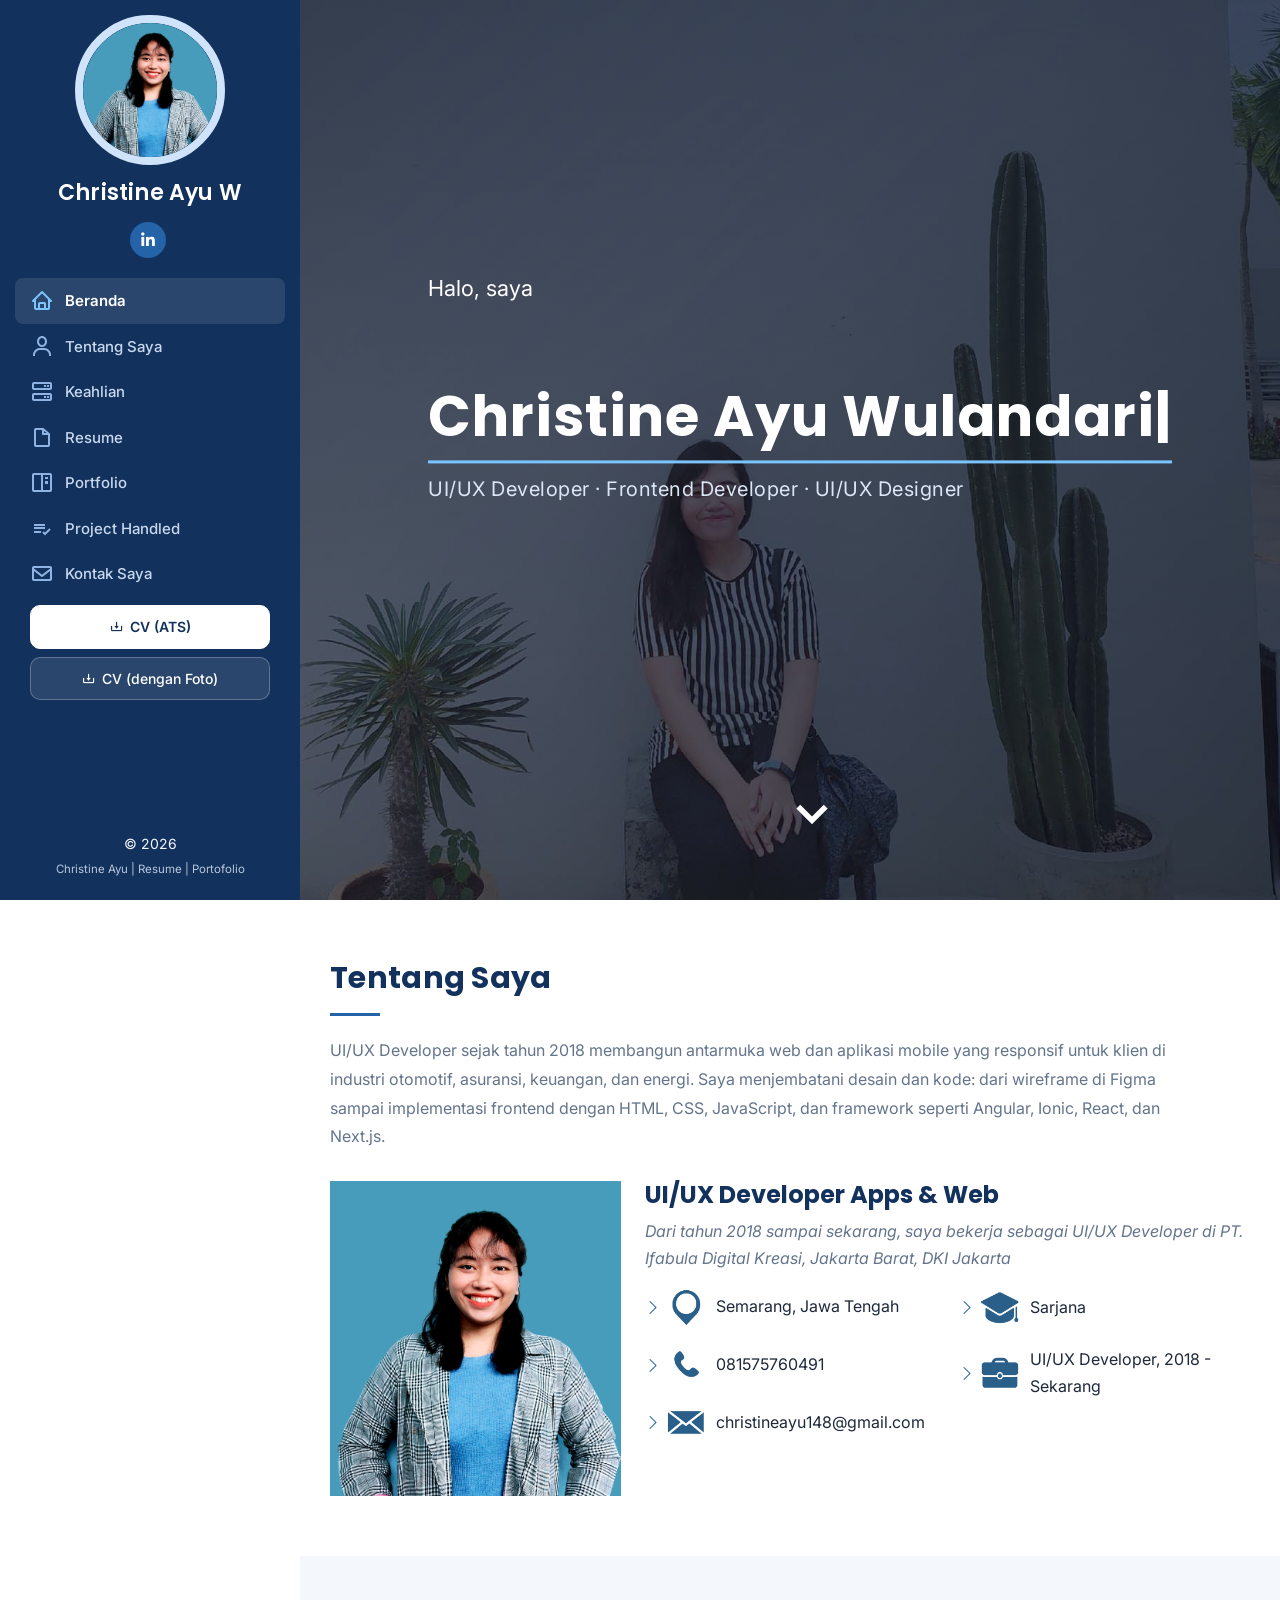
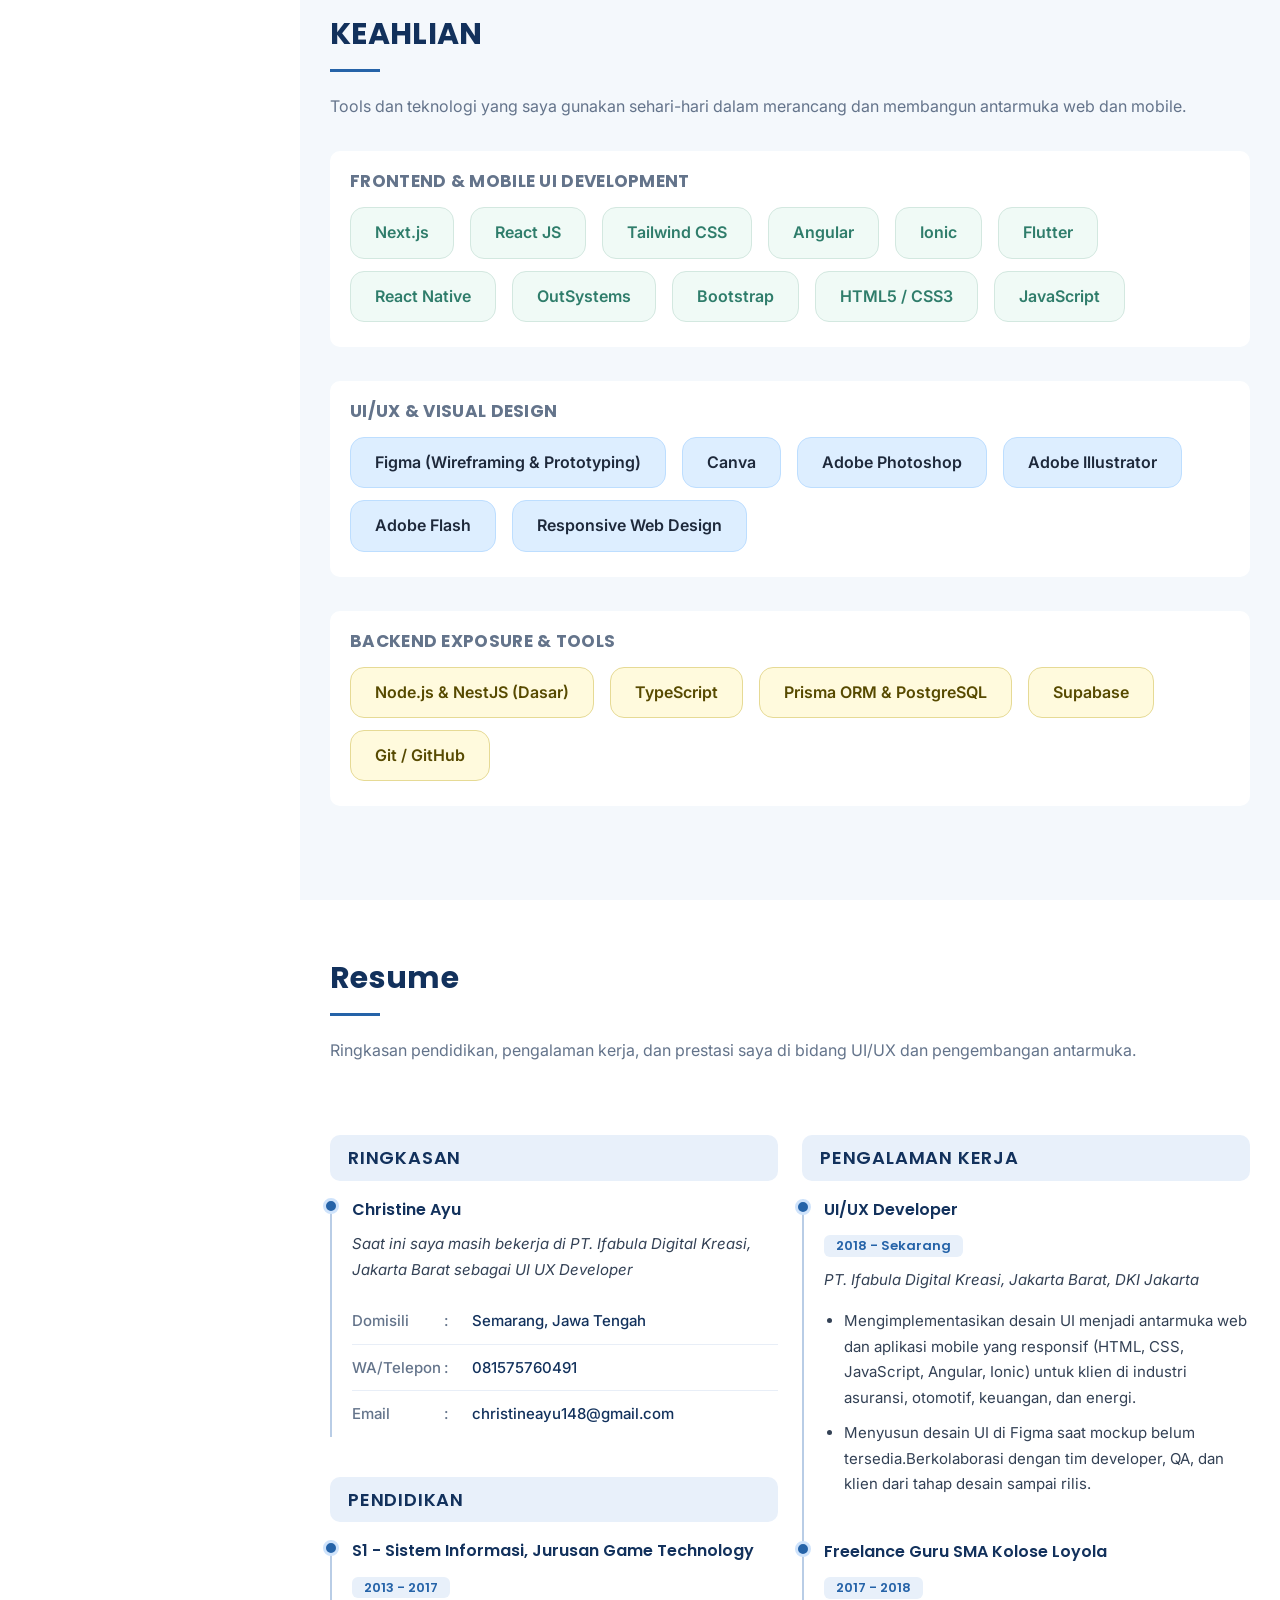
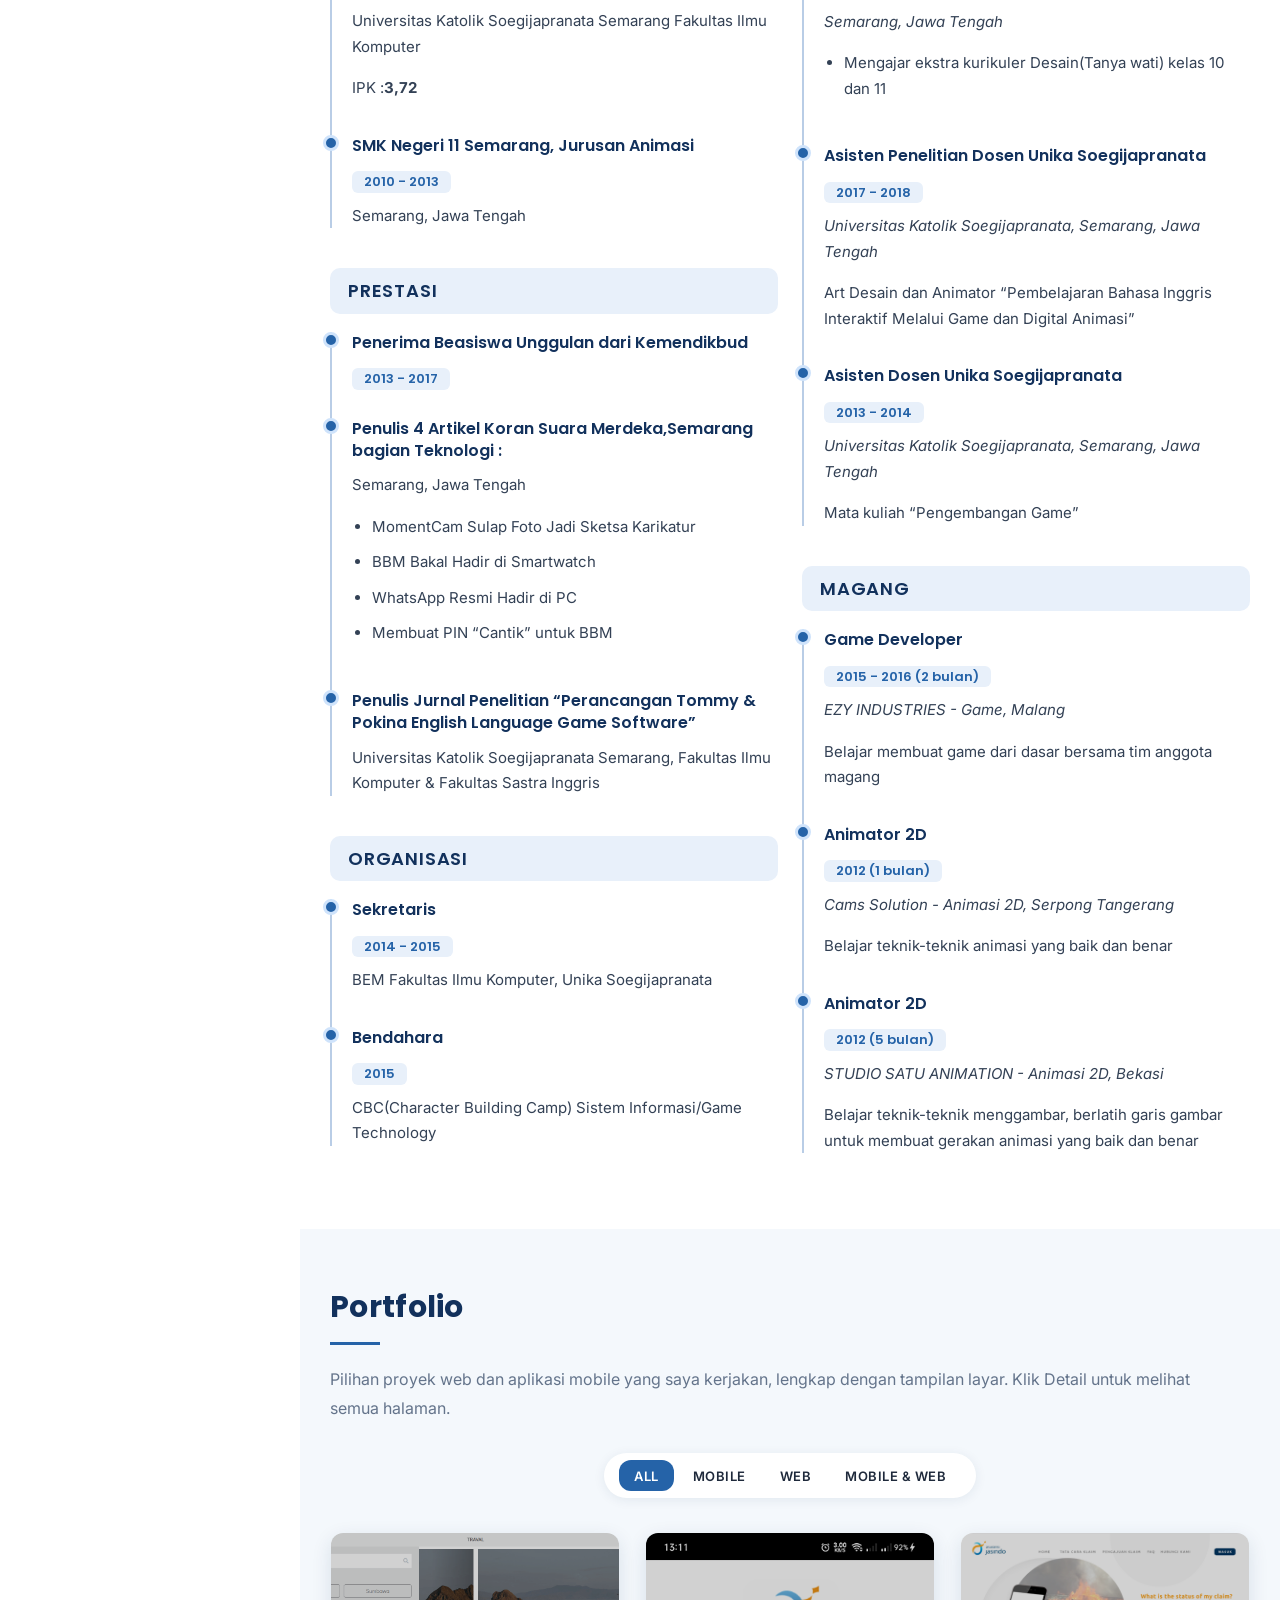
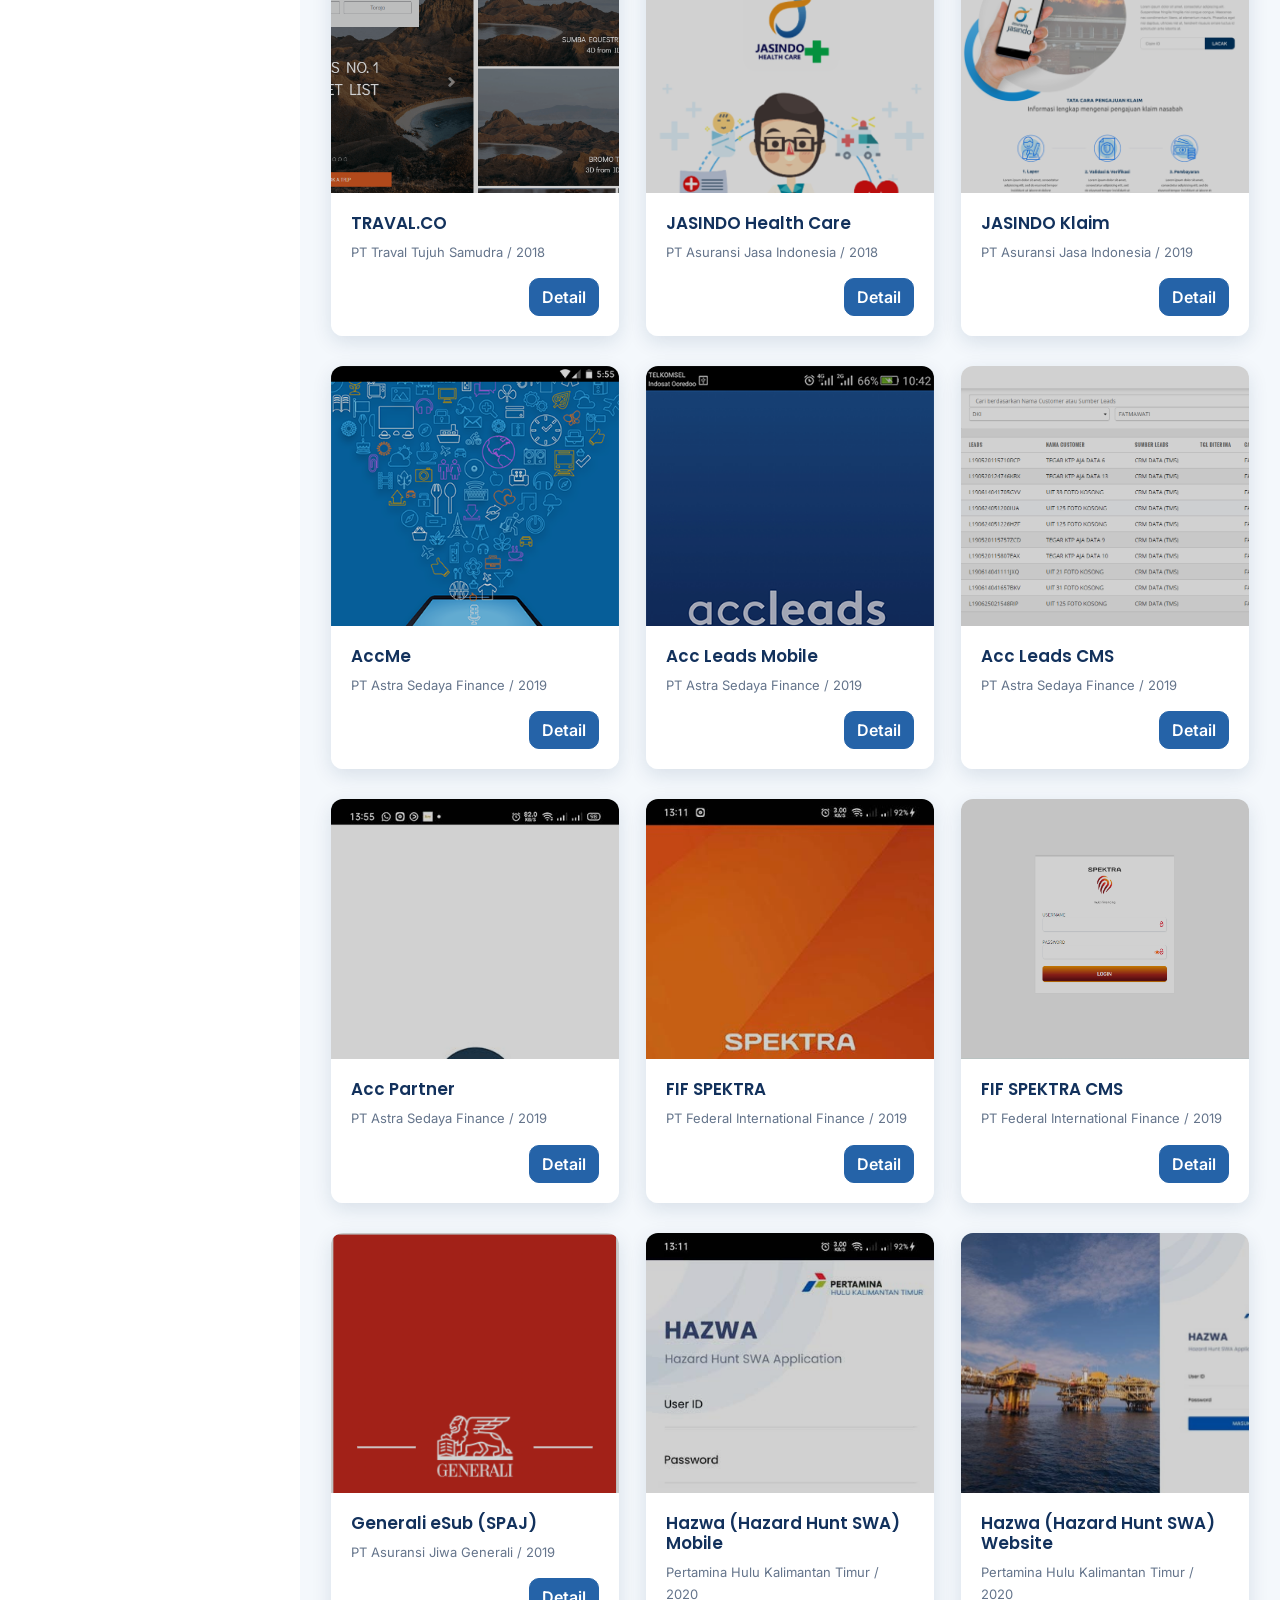
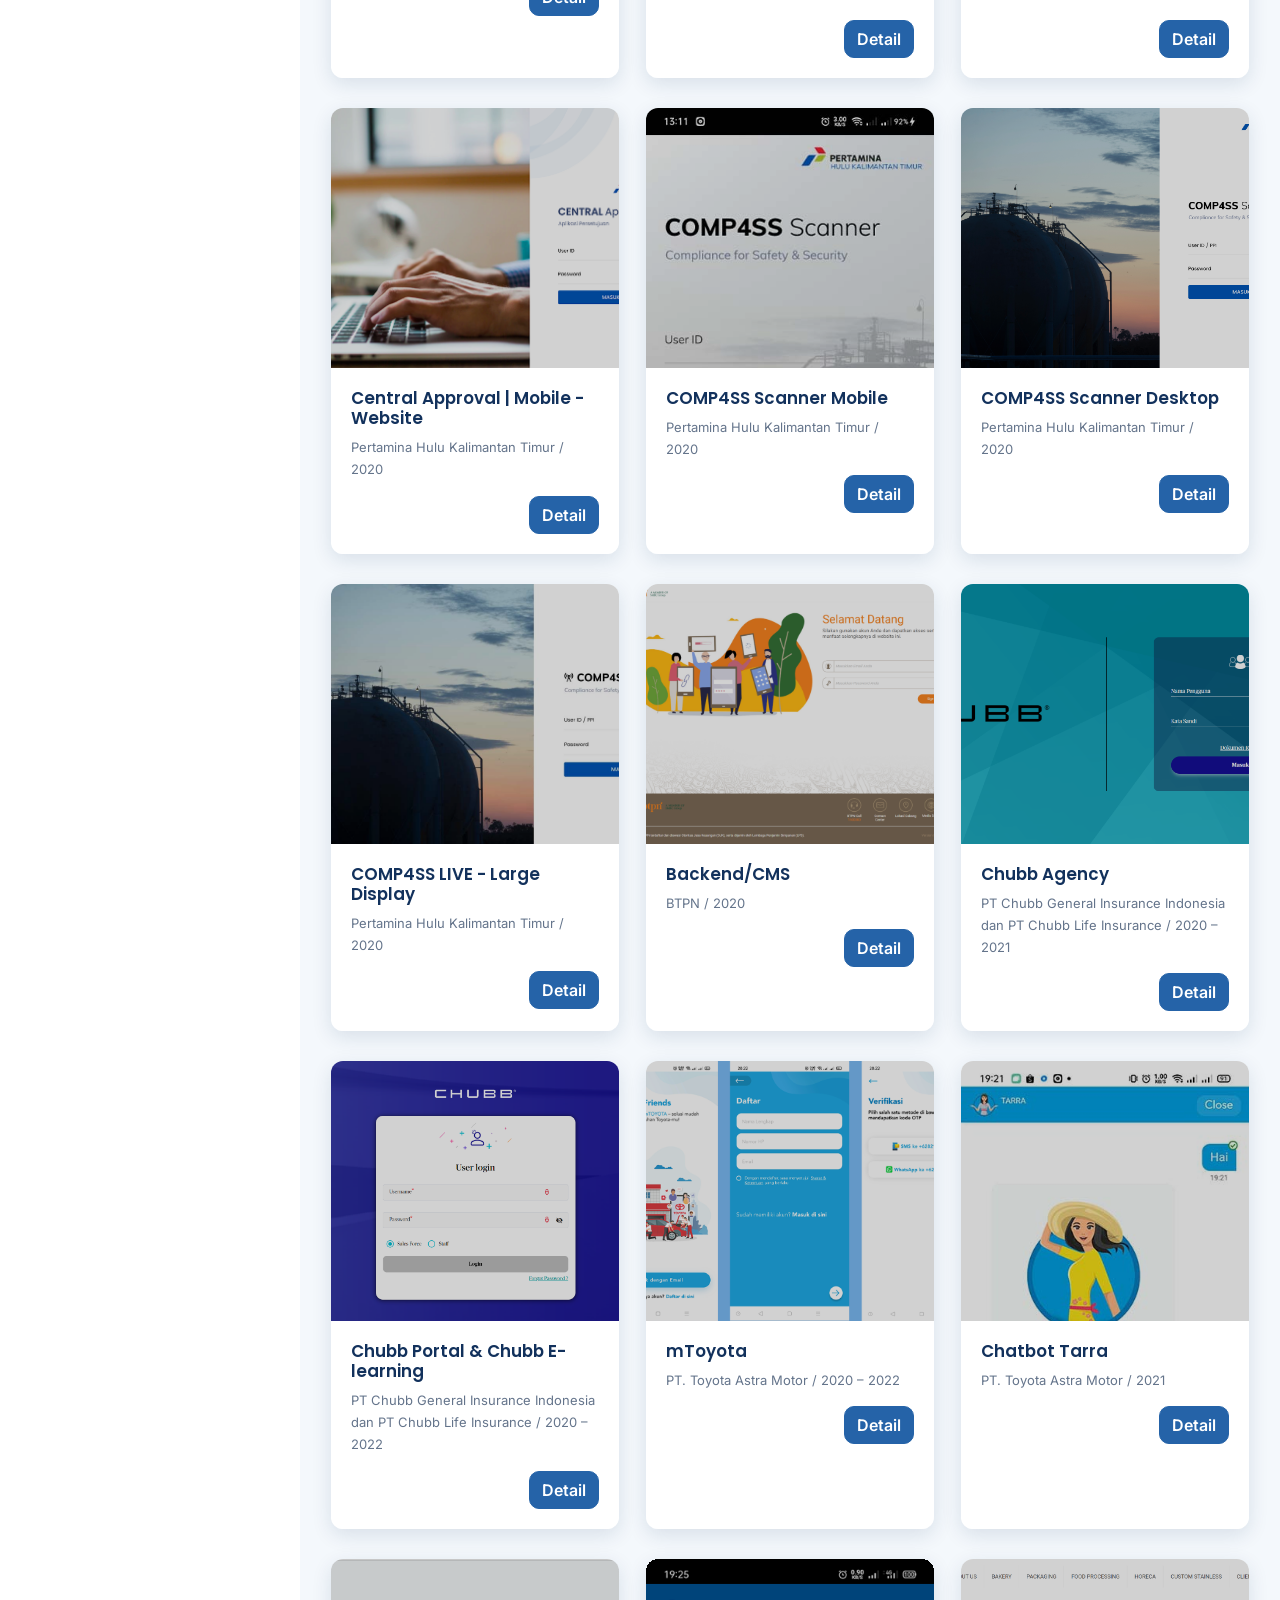
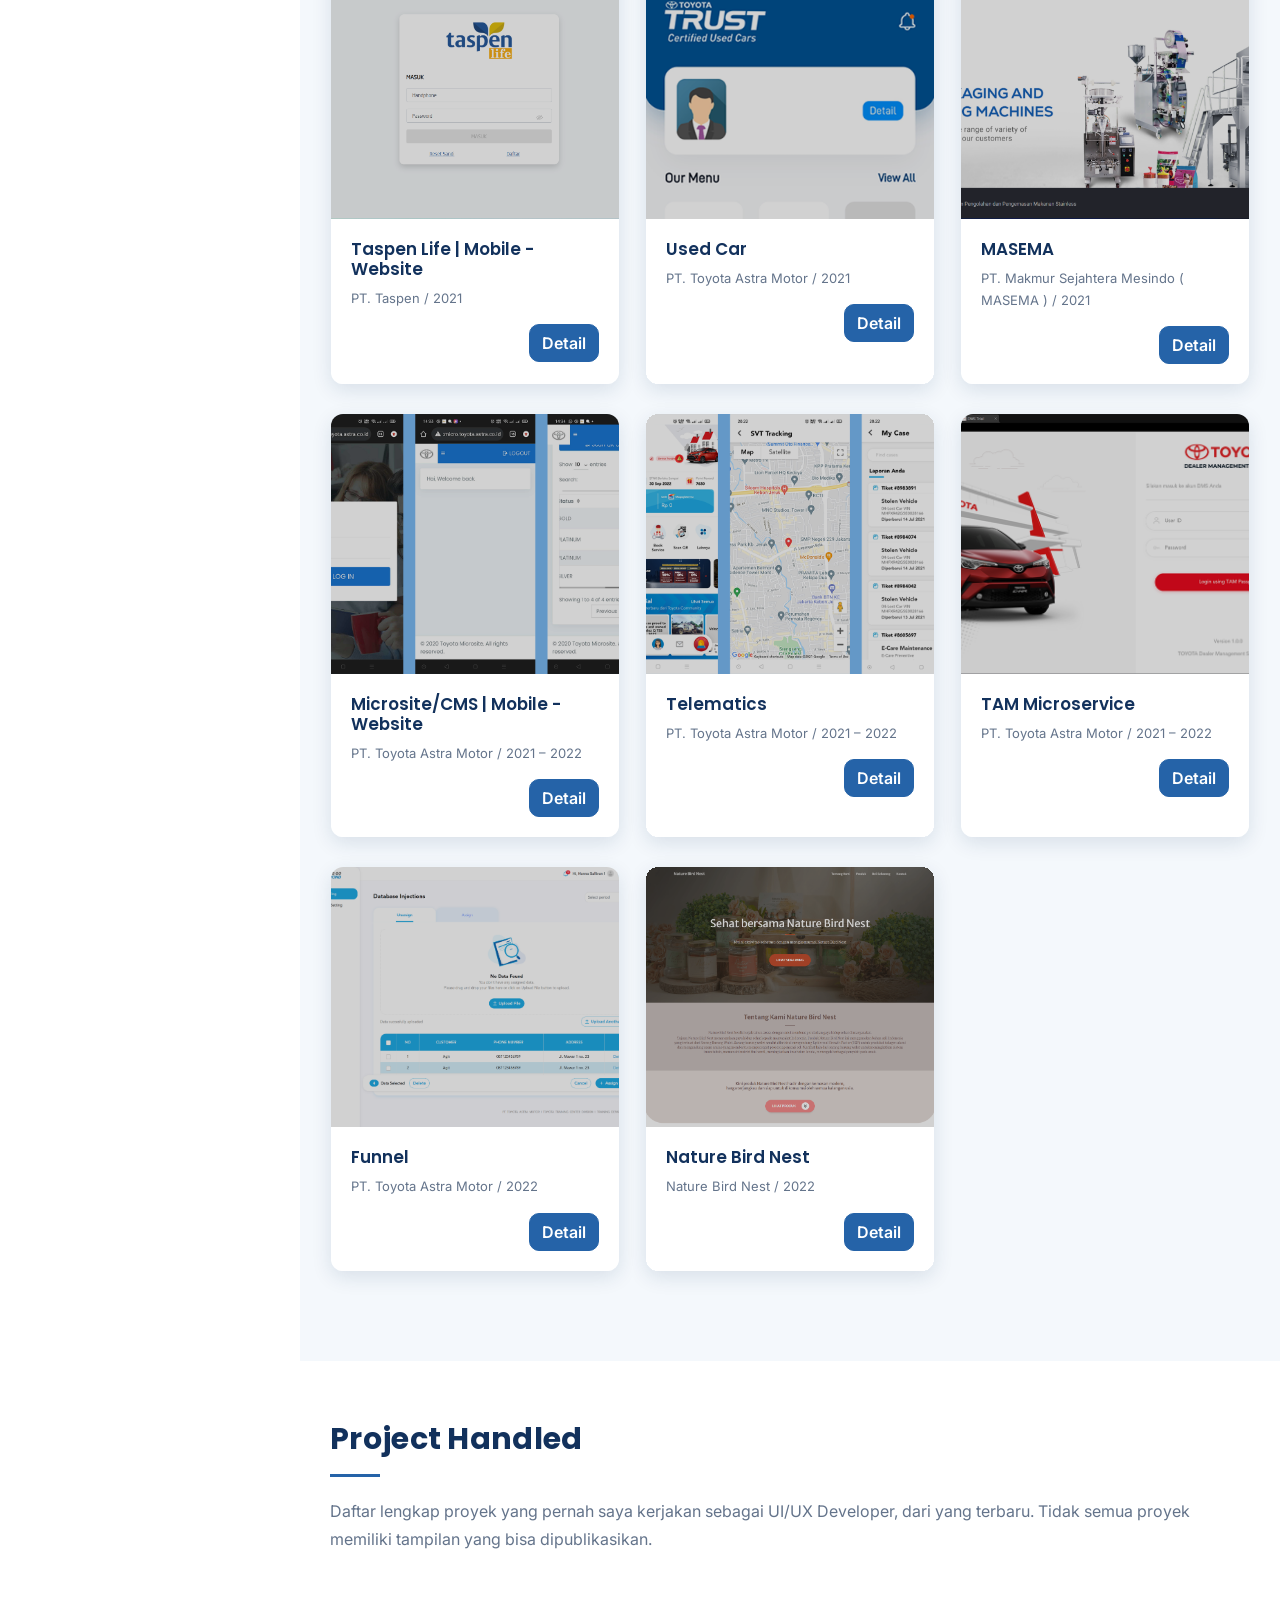
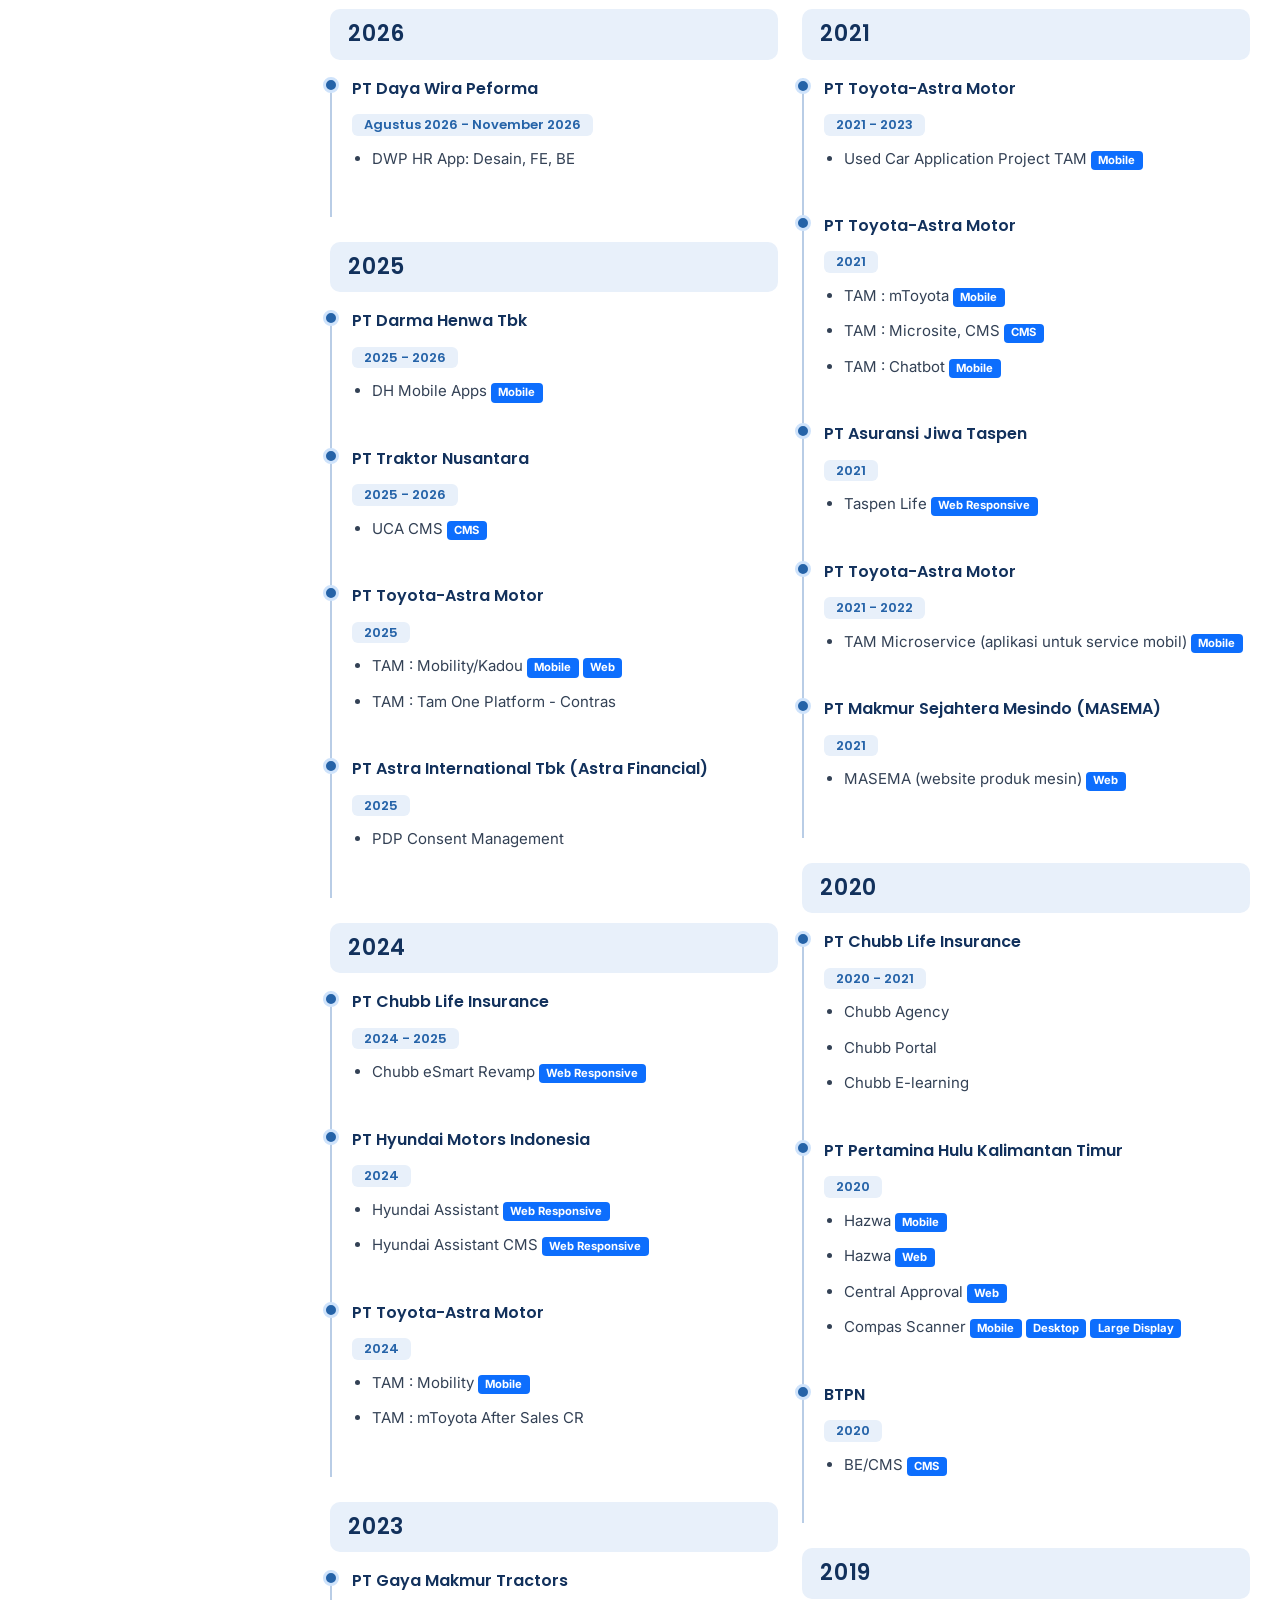
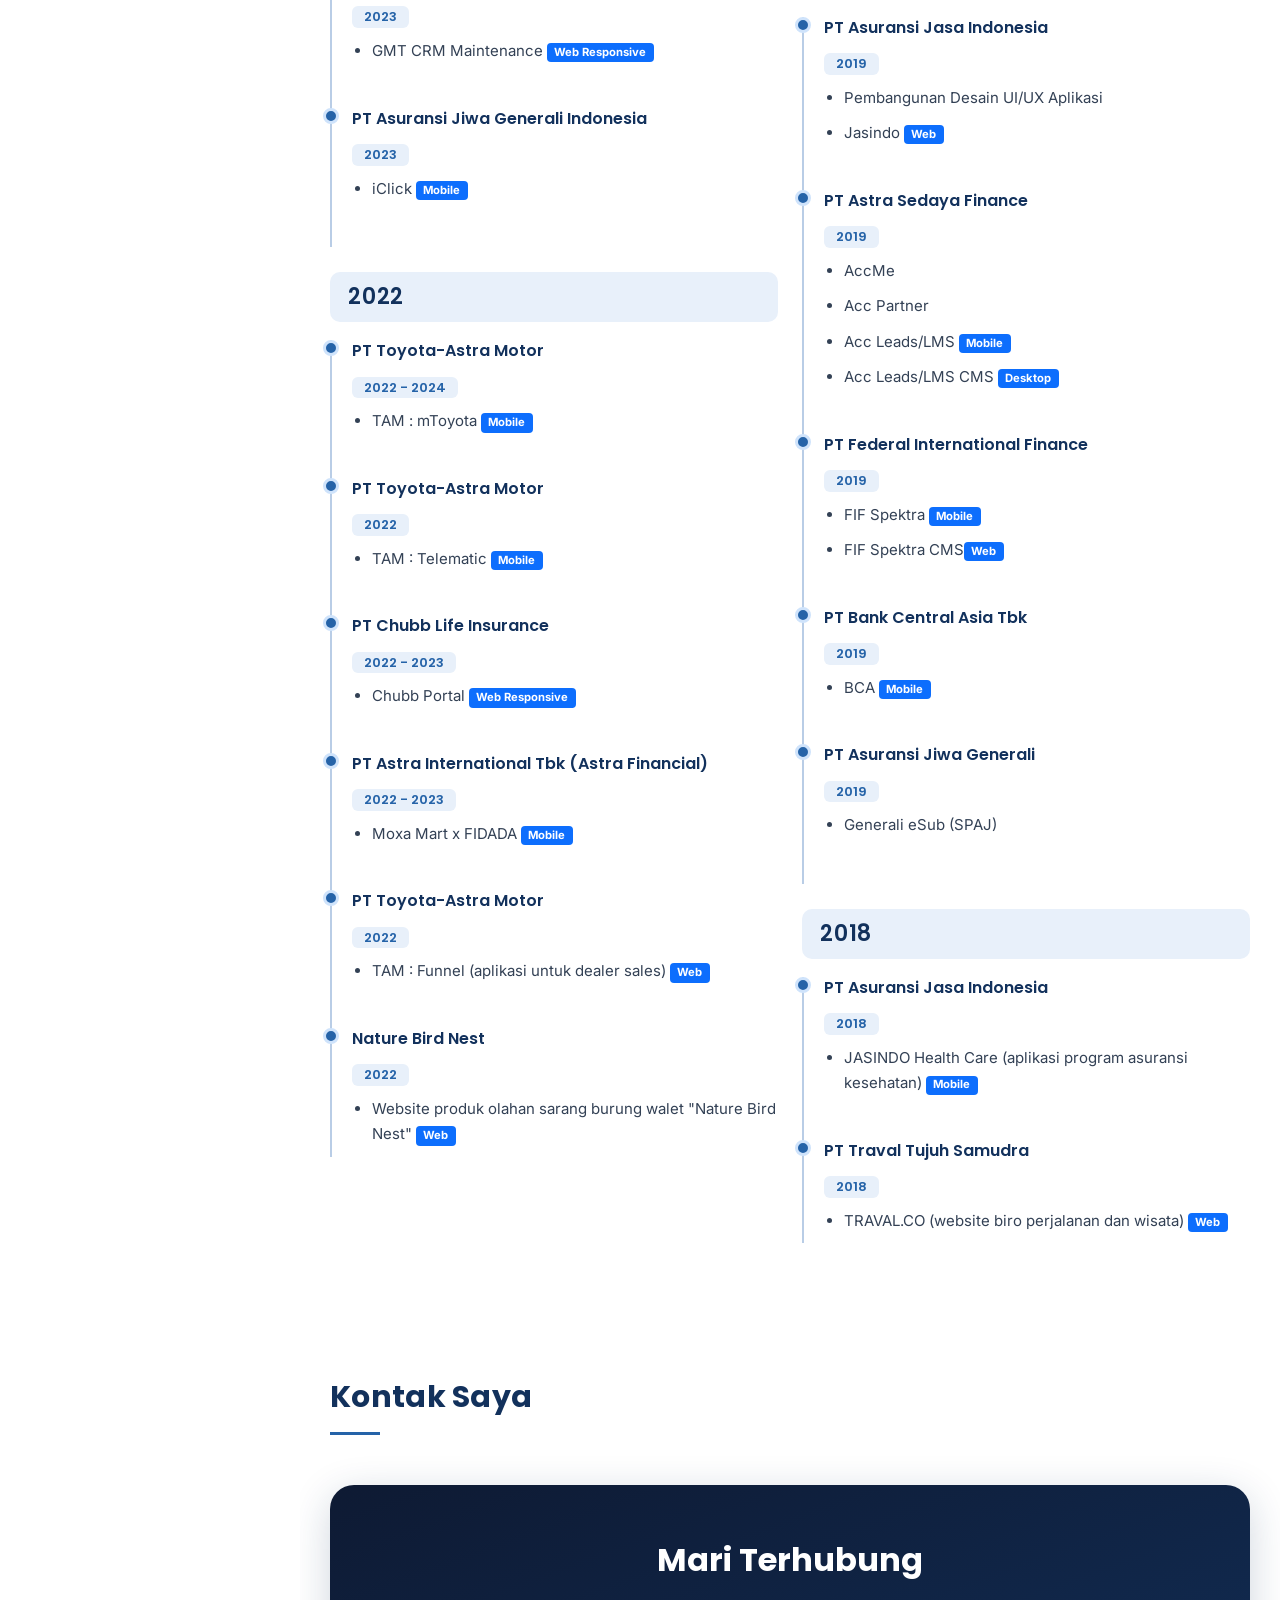
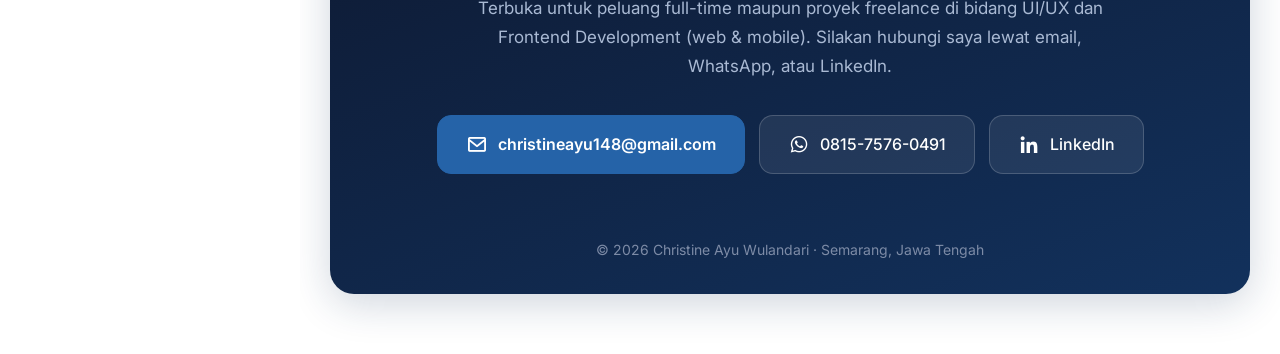
<file: index.html>
<!DOCTYPE html>
<html lang="en">

<head>
  <meta charset="utf-8">
  <meta content="width=device-width, initial-scale=1.0" name="viewport">

  <title>Christine Ayu W – UI/UX Developer | CV &amp; Portofolio</title>
  <meta content="CV dan portofolio Christine Ayu W, UI/UX Developer (web &amp; mobile) berbasis di Semarang." name="description">
  <meta content="" name="keywords">

  <!-- Favicons -->
  <link href="assets/img/favicon.png" rel="icon">
  <link href="assets/img/apple-touch-icon.png" rel="apple-touch-icon">

  <!-- Google Fonts -->
  <!-- <link href="https://fonts.googleapis.com/css?family=Open+Sans:300,300i,400,400i,600,600i,700,700i|Raleway:300,300i,400,400i,500,500i,600,600i,700,700i|Poppins:300,300i,400,400i,500,500i,600,600i,700,700i" rel="stylesheet"> -->

  <link rel="preconnect" href="https://fonts.googleapis.com">
  <link rel="preconnect" href="https://fonts.gstatic.com" crossorigin>
  <link href="https://fonts.googleapis.com/css2?family=Inter:wght@400;500;600&family=Poppins:wght@500;600;700&display=swap" rel="stylesheet">

  <!-- Vendor CSS Files -->
  <link href="assets/vendor/aos/aos.css" rel="stylesheet">
  <link href="assets/vendor/bootstrap/css/bootstrap.min.css" rel="stylesheet">
  <link href="assets/vendor/bootstrap-icons/bootstrap-icons.css" rel="stylesheet">
  <link href="assets/vendor/boxicons/css/boxicons.min.css" rel="stylesheet">
  <link href="assets/vendor/glightbox/css/glightbox.min.css" rel="stylesheet">
  <link href="assets/vendor/swiper/swiper-bundle.min.css" rel="stylesheet">

  <!-- Template Main CSS File -->
  <link href="assets/css/style.css" rel="stylesheet">
  <link href="assets/css/components.css" rel="stylesheet">
  <!-- =======================================================
  * Template Name: iPortfolio - v3.7.0
  * Template URL: https://bootstrapmade.com/iportfolio-bootstrap-portfolio-websites-template/
  * Author: BootstrapMade.com
  * License: https://bootstrapmade.com/license/
  ======================================================== -->
<style>
  #hero .hero-role{font-size:20px;margin-top:22px;letter-spacing:.5px}
  .skill-block{margin-bottom:34px}
  .skill-block h4{font-size:17px;font-weight:700;text-transform:uppercase;letter-spacing:.3px;color:#64748b;margin-bottom:16px;font-family:"Poppins",sans-serif}
  .skill-chip{display:inline-block;border-radius:14px;padding:11px 24px;margin:0 12px 12px 0;font-size:16px;font-weight:600}
  .chip-fe{background:#f0faf6;border:1px solid #d3e8e0;color:#2f7d6b}
  .chip-ux{background: #ddeeff;color: #1e293b;border: 1px solid #bddeff;}
  .chip-be{background: #fffadd;color: #574a00;border: 1px solid #e6da95;}
</style>
</head>

<body>

  <!-- ======= Mobile nav toggle button ======= -->
  <i class="bi bi-list mobile-nav-toggle d-xl-none"></i>

  <!-- ======= Header ======= -->
  <header id="header">
  <div class="d-flex flex-column">

    <div class="profile">
      <div class="box-avatar">
        <img src="assets/img/edit-foto-selfie.png" alt="" class="img-avatar">
      </div>
      <h1 class="text-light"><a href="index.html">Christine Ayu W</a></h1>
      <div class="social-links mt-3 text-center">
        <!-- <a href="#" class="twitter"><i class="bx bxl-twitter"></i></a>
        <a href="#" class="facebook"><i class="bx bxl-facebook"></i></a> -->
        <a href="https://www.linkedin.com/in/christine-ayu-21b0bb151" class="linkedin"><i class="bx bxl-linkedin"></i></a>
      </div>
    </div>

    <nav id="navbar" class="nav-menu navbar">
      <ul>
        <li><a href="#hero" class="nav-link scrollto active"><i class="bx bx-home"></i> <span>Beranda</span></a></li>
        <li><a href="#about" class="nav-link scrollto"><i class="bx bx-user"></i> <span>Tentang Saya</span></a></li>
        <li><a href="#skills" class="nav-link scrollto"><i class="bx bx-server"></i> <span>Keahlian</span></a></li>
        <li><a href="#resume" class="nav-link scrollto"><i class="bx bx-file-blank"></i> <span>Resume</span></a></li>
        <li><a href="#portofolio" class="nav-link scrollto"><i class="bx bx-book-content"></i> <span>Portfolio</span></a></li>
        <li><a href="index.php#projects" class="nav-link scrollto"><i class="bx bx-list-check"></i> <span>Project Handled</span></a></li>
        <li><a href="#contact" class="nav-link scrollto"><i class="bx bx-envelope"></i> <span>Kontak Saya</span></a></li>
      </ul>
    </nav><!-- .nav-menu -->
    <div class="sidebar-cv">
      <a class="sc-btn sc-main" href="assets/cv/CV_ATS_Christine_Ayu_Wulandari.pdf" download><i class="bx bx-download"></i> CV (ATS)</a>
      <a class="sc-btn" href="assets/cv/CV_Christine_Ayu_Wulandari_Berwarna.pdf" download><i class="bx bx-download"></i> CV (dengan Foto)</a>
    </div>
    <footer id="footer">
      <div class="copyright">
        <span>&copy;</span>
        <span id="copyright"><script>document.getElementById('copyright').appendChild(document.createTextNode(new Date().getFullYear()))</script></span>
      </div>
      <div class="credits">Christine Ayu | Resume | Portofolio</div>
    </footer>
  </div>
</header><!-- End Header -->
  <!-- End Header -->

  <!-- ======= Hero Section ======= -->
  <section id="hero" class="d-flex flex-column justify-content-center align-items-center">
    <div class="box-container">
      <div class="hai-container" >
        <p>Halo, saya</p>
      </div>
      <div class="hero-container" >
        <h1 data-aos="fade-in"><span class="typed" data-typed-items="Christine Ayu Wulandari"></span></h1>
        <p class="hero-role">UI/UX Developer · Frontend Developer · UI/UX Designer</p>
        <!-- <p>I'm <span class="typed" data-typed-items="Designer, Developer, Freelancer, Photographer"></span></p> -->
      </div>
      <a href="#about" class="btn-scroll scrollto btnPos" title="Scroll Down"><i class="bx bx-chevron-down"></i></a>
    </div>
  </section><!-- End Hero -->

  <main id="main">

    <!-- ======= About Section ======= -->
    <section id="about" class="about" name="about">
      <div class="container">

        <div class="section-title">
          <h2>Tentang Saya</h2>
          <p>UI/UX Developer sejak tahun 2018 membangun antarmuka web dan aplikasi mobile yang responsif untuk klien di industri otomotif, asuransi, keuangan, dan energi. Saya menjembatani desain dan kode: dari wireframe di Figma sampai implementasi frontend dengan HTML, CSS, JavaScript, dan framework seperti Angular, Ionic, React, dan Next.js.</p>
        </div>

        <div class="row">
          <div class="col-lg-4 box-foto-resume" data-aos="fade-right">
            <img src="assets/img/edit-foto-selfie-2.png" class="img-fluid" alt="">
          </div>
          <div class="col-lg-8 pt-4 pt-lg-0 content" data-aos="fade-left">
            <h3>UI/UX Developer Apps &amp; Web</h3>
            <p class="fst-italic">
              Dari tahun 2018 sampai sekarang, saya bekerja sebagai UI/UX Developer di PT. Ifabula Digital Kreasi, Jakarta Barat, DKI Jakarta
            </p>
            <div class="row box-dataDiri">
              <div class="col-lg-6">
                <ul>
                  <li><i class="bi bi-chevron-right"></i> <strong><img src="./assets/img/icon-resume-08.png"></strong> <span>Semarang, Jawa Tengah</span></li>
                  <li><i class="bi bi-chevron-right"></i> <strong><img src="./assets/img/icon-resume-06.png"></strong> <span>081575760491</span></li>
                  <li><i class="bi bi-chevron-right"></i> <strong><img src="./assets/img/icon-resume-05.png"></strong> <span>christineayu148@gmail.com</span></li>
                </ul>
              </div>
              <div class="col-lg-6">
                <ul>
                  <li><i class="bi bi-chevron-right"></i> <strong><img src="./assets/img/icon-resume-04.png"></strong> <span>Sarjana</span></li>
                  <li><i class="bi bi-chevron-right"></i> <strong><img src="./assets/img/icon-resume-03.png"></strong> <span>UI/UX Developer, 2018 - Sekarang</span></li>
                </ul>
              </div>
            </div>
          </div>
        </div>

      </div>
    </section><!-- End About Section -->

    <!-- ======= Facts Section ======= -->
    <!-- <section id="facts" class="facts">
      <div class="container">

        <div class="section-title">
          <h2>Facts</h2>
          <p>Magnam dolores commodi suscipit. Necessitatibus eius consequatur ex aliquid fuga eum quidem. Sit sint consectetur velit. Quisquam quos quisquam cupiditate. Et nemo qui impedit suscipit alias ea. Quia fugiat sit in iste officiis commodi quidem hic quas.</p>
        </div>

        <div class="row no-gutters">

          <div class="col-lg-3 col-md-6 d-md-flex align-items-md-stretch" data-aos="fade-up">
            <div class="count-box">
              <i class="bi bi-emoji-smile"></i>
              <span data-purecounter-start="0" data-purecounter-end="232" data-purecounter-duration="1" class="purecounter"></span>
              <p><strong>Happy Clients</strong> consequuntur quae</p>
            </div>
          </div>

          <div class="col-lg-3 col-md-6 d-md-flex align-items-md-stretch" data-aos="fade-up" data-aos-delay="100">
            <div class="count-box">
              <i class="bi bi-journal-richtext"></i>
              <span data-purecounter-start="0" data-purecounter-end="521" data-purecounter-duration="1" class="purecounter"></span>
              <p><strong>Projects</strong> adipisci atque cum quia aut</p>
            </div>
          </div>

          <div class="col-lg-3 col-md-6 d-md-flex align-items-md-stretch" data-aos="fade-up" data-aos-delay="200">
            <div class="count-box">
              <i class="bi bi-headset"></i>
              <span data-purecounter-start="0" data-purecounter-end="1453" data-purecounter-duration="1" class="purecounter"></span>
              <p><strong>Hours Of Support</strong> aut commodi quaerat</p>
            </div>
          </div>

          <div class="col-lg-3 col-md-6 d-md-flex align-items-md-stretch" data-aos="fade-up" data-aos-delay="300">
            <div class="count-box">
              <i class="bi bi-people"></i>
              <span data-purecounter-start="0" data-purecounter-end="32" data-purecounter-duration="1" class="purecounter"></span>
              <p><strong>Hard Workers</strong> rerum asperiores dolor</p>
            </div>
          </div>

        </div>

      </div>
    </section> -->
    <!-- End Facts Section -->

    <!-- ======= Skills Section ======= -->
    <section id="skills" class="skills section-bg">
      <div class="container">

        <div class="section-title">
          <h2>KEAHLIAN</h2>
          <p>Tools dan teknologi yang saya gunakan sehari-hari dalam merancang dan membangun antarmuka web dan mobile.</p>
        </div>

        <div class="skill-block" data-aos="fade-up">
          <h4>Frontend &amp; Mobile UI Development</h4>
          <div>
            <span class="skill-chip chip-fe">Next.js</span>
            <span class="skill-chip chip-fe">React JS</span>
            <span class="skill-chip chip-fe">Tailwind CSS</span>
            <span class="skill-chip chip-fe">Angular</span>
            <span class="skill-chip chip-fe">Ionic</span>
            <span class="skill-chip chip-fe">Flutter</span>
            <span class="skill-chip chip-fe">React Native</span>
            <span class="skill-chip chip-fe">OutSystems</span>
            <span class="skill-chip chip-fe">Bootstrap</span>
            <span class="skill-chip chip-fe">HTML5 / CSS3</span>
            <span class="skill-chip chip-fe">JavaScript</span>
          </div>
        </div>
        <div class="skill-block" data-aos="fade-up">
          <h4>UI/UX &amp; Visual Design</h4>
          <div>
            <span class="skill-chip chip-ux">Figma (Wireframing &amp; Prototyping)</span>
            <span class="skill-chip chip-ux">Canva</span>
            <span class="skill-chip chip-ux">Adobe Photoshop</span>
            <span class="skill-chip chip-ux">Adobe Illustrator</span>
            <!-- <span class="skill-chip chip-ux">CorelDraw</span> -->
            <span class="skill-chip chip-ux">Adobe Flash</span>
            <!-- <span class="skill-chip chip-ux">3ds Max</span> -->
            <span class="skill-chip chip-ux">Responsive Web Design</span>
          </div>
        </div>
        <div class="skill-block" data-aos="fade-up">
          <h4>Backend Exposure &amp; Tools</h4>
          <div>
            <span class="skill-chip chip-be">Node.js &amp; NestJS (Dasar)</span>
            <span class="skill-chip chip-be">TypeScript</span>
            <span class="skill-chip chip-be">Prisma ORM &amp; PostgreSQL</span>
            <span class="skill-chip chip-be">Supabase</span>
            <span class="skill-chip chip-be">Git / GitHub</span>
          </div>
        </div>

      </div>
    </section><!-- End Skills Section -->

    <!-- ======= Resume Section ======= -->
    <section id="resume" class="resume">
      <div class="container">

        <div class="section-title">
          <h2>Resume</h2>
          <p>Ringkasan pendidikan, pengalaman kerja, dan prestasi saya di bidang UI/UX dan pengembangan antarmuka.</p>
        </div>

        <div class="row">
          <div class="col-lg-6" data-aos="fade-up">
            <div>
              <h3 class="resume-title">Ringkasan</h3>
              <div class="resume-item pb-0">
                <h4>Christine Ayu</h4>
                <p><em>Saat ini saya masih bekerja di PT. Ifabula Digital Kreasi, Jakarta Barat sebagai UI UX Developer</em></p>
                <ul class="summaryBox">
                  <li><span class="lbl">Domisili</span><span class="val">Semarang, Jawa Tengah</span></li>
                  <li><span class="lbl">WA/Telepon</span><span class="val">081575760491</span></li>
                  <li><span class="lbl">Email</span><span class="val">christineayu148@gmail.com</span></li>
                </ul>
              </div>
            </div>

            <div>
              <h3 class="resume-title">Pendidikan</h3>
              <div class="resume-item">
                <h4>S1 - Sistem Informasi, Jurusan Game Technology</h4>
                <h5>2013 - 2017</h5>
                <p>Universitas Katolik Soegijapranata Semarang
                  Fakultas Ilmu Komputer</p>
                <p>IPK :<b>3,72</b></p>
              </div>
              <div class="resume-item">
                <h4>SMK Negeri 11 Semarang, Jurusan Animasi</h4>
                <h5>2010 - 2013</h5>
                <p>Semarang, Jawa Tengah</p>
              </div>
            </div>

            <div>
              <h3 class="resume-title">Prestasi</h3>
              <div class="resume-item">
                <h4>Penerima Beasiswa Unggulan dari Kemendikbud</h4>
                <h5>2013 - 2017</h5>
              </div>
              <div class="resume-item">
                <h4>Penulis 4 Artikel Koran Suara Merdeka,Semarang bagian Teknologi :</h4>
                <p>Semarang, Jawa Tengah</p>
                <ul>
                  <li>MomentCam Sulap Foto Jadi Sketsa Karikatur</li>
                  <li>BBM Bakal Hadir di Smartwatch</li>
                  <li>WhatsApp Resmi Hadir di PC</li>
                  <li>Membuat PIN “Cantik” untuk BBM </li>
                </ul>
              </div>
              <div class="resume-item">
                <h4>Penulis Jurnal Penelitian “Perancangan Tommy & Pokina English Language Game Software”</h4>
                <p>Universitas Katolik Soegijapranata Semarang, Fakultas Ilmu Komputer & Fakultas Sastra Inggris</p>
              </div>
            </div>


            <div>
              <h3 class="resume-title">Organisasi</h3>
              <div class="resume-item">
                <h4>Sekretaris</h4>
                <h5>2014 - 2015</h5>
                <p>BEM Fakultas Ilmu Komputer, Unika Soegijapranata</p>
              </div>
              <div class="resume-item">
                <h4>Bendahara</h4>
                <h5>2015</h5>
                <p>CBC(Character Building Camp) Sistem Informasi/Game 
                  Technology</p>
              </div>
            </div>
          </div>

          <div class="col-lg-6" data-aos="fade-up" data-aos-delay="100">
            <div>
              <h3 class="resume-title">Pengalaman Kerja</h3>
              <div class="resume-item">
                <h4>UI/UX Developer</h4>
                <h5>2018 - Sekarang</h5>
                <p><em>PT. Ifabula Digital Kreasi, Jakarta Barat, DKI Jakarta</em></p>
                <ul>
                  <li>Mengimplementasikan desain UI menjadi antarmuka web dan aplikasi mobile yang responsif (HTML, CSS, JavaScript, Angular, Ionic) untuk klien di industri asuransi, otomotif, keuangan, dan energi.</li>
                  <li>Menyusun desain UI di Figma saat mockup belum tersedia.Berkolaborasi dengan tim developer, QA, dan klien dari tahap desain sampai rilis.</li>
                </ul>
              </div>

              <div class="resume-item">
                <h4>Freelance Guru SMA Kolose Loyola</h4>
                <h5>2017 - 2018</h5>
                <p><em>Semarang, Jawa Tengah</em></p>
                <ul>
                  <li>Mengajar ekstra kurikuler Desain(Tanya wati) kelas 10 dan 11</li>
                </ul>
              </div>

              <div class="resume-item">
                <h4>Asisten Penelitian Dosen Unika Soegijapranata</h4>
                <h5>2017 - 2018</h5>
                <p><em>Universitas Katolik Soegijapranata, Semarang, Jawa Tengah</em></p>
                <p>Art Desain dan Animator “Pembelajaran Bahasa Inggris Interaktif Melalui 
                  Game dan Digital Animasi”</p>
              </div>

              <div class="resume-item">
                <h4>Asisten Dosen Unika Soegijapranata </h4>
                <h5>2013 - 2014</h5>
                <p><em>Universitas Katolik Soegijapranata, Semarang, Jawa Tengah</em></p>
                <p>Mata kuliah “Pengembangan Game”</p>
              </div>
            </div>

            <div>
              <h3 class="resume-title">Magang</h3>
              <div class="resume-item">
                <h4>Game Developer</h4>
                <h5>2015 - 2016 (2 bulan)</h5>
                <p><em>EZY INDUSTRIES - Game, Malang</em></p>
                <p>Belajar membuat game dari dasar bersama tim anggota magang</p>
              </div>
              <div class="resume-item">
                <h4>Animator 2D </h4>
                <h5>2012 (1 bulan)</h5>
                <p><em>Cams Solution - Animasi 2D, Serpong Tangerang</em></p>
                <p>Belajar teknik-teknik animasi yang baik dan benar</p>
              </div>
              <div class="resume-item">
                <h4>Animator 2D</h4>
                <h5>2012 (5 bulan)</h5>
                <p><em>STUDIO SATU ANIMATION - Animasi 2D, Bekasi</em></p>
                <p>Belajar teknik-teknik menggambar, berlatih garis gambar untuk membuat
                  gerakan animasi yang baik dan benar</p>
              </div>
            </div>

          </div>
        </div>
        <!-- <div class="cv-download">
          <a class="btn btn-primary" href="assets/cv/CV-Christine-Ayu-ATS.pdf" download><i class="bx bx-download"></i> Unduh CV (ATS)</a>
          <a class="btn btn-outline-primary" href="assets/cv/CV-Christine-Ayu-Foto.pdf" download><i class="bx bx-download"></i> Unduh CV (dengan Foto)</a>
        </div> -->
      </div>
    </section><!-- End Resume Section -->

    <!-- ======= Portfolio Section ======= -->
    <section id="portofolio" class="portofolio section-bg">
      <div class="container">

        <div class="section-title">
          <h2>Portfolio</h2>
          <p>Pilihan proyek web dan aplikasi mobile yang saya kerjakan, lengkap dengan tampilan layar. Klik Detail untuk melihat semua halaman.</p>
        </div>

        <div class="row" data-aos="fade-up">
          <div class="col-lg-12 d-flex justify-content-center">
            <ul id="portofolio-flters">
              <li data-filter="*" class="filter-active">All</li>
              <li data-filter=".filter-app">Mobile</li>
              <li data-filter=".filter-web">Web</li>
              <li data-filter=".filter-app-web">Mobile & Web</li>
            </ul>
          </div>
        </div>

       
        <div class="row portofolio-container" data-aos="fade-up" data-aos-delay="100">

        <!-- kartu dirender oleh assets/js/portfolio-render.js -->
        </div>
      </div>
    </section>

    <!-- ======= Project Handled Section ======= -->
    <!-- Tempel di index.php, di antara section Portfolio (#portofolio) dan Contact (#contact) -->
    <section id="projects" class="projects resume">
      <div class="container">

        <div class="section-title">
          <h2>Project Handled</h2>
          <p>Daftar lengkap proyek yang pernah saya kerjakan sebagai UI/UX Developer, dari yang terbaru. Tidak semua proyek memiliki tampilan yang bisa dipublikasikan.</p>
        </div>

        <div class="row">

          <!-- ===== Kolom kiri: 2026 - 2022 ===== -->
          <div class="col-lg-6" data-aos="fade-up">

            <h3 class="resume-title">2026</h3>

            <div class="resume-item">
              <h4>PT Daya Wira Peforma</h4>
              <h5>Agustus 2026 - November 2026</h5>
              <ul>
                <li>DWP HR App: Desain, FE, BE</li>
              </ul>
            </div>

            <h3 class="resume-title">2025</h3>

            <div class="resume-item">
              <h4>PT Darma Henwa Tbk</h4>
              <h5>2025 - 2026</h5>
              <ul>
                <li>DH Mobile Apps <span class="badge bg-primary">Mobile</span></li>
              </ul>
            </div>

            <div class="resume-item">
              <h4>PT Traktor Nusantara</h4>
              <h5>2025 - 2026</h5>
              <ul>
                <li>UCA CMS <span class="badge bg-primary">CMS</span></li>
              </ul>
            </div>

            <div class="resume-item">
              <h4>PT Toyota-Astra Motor</h4>
              <h5>2025</h5>
              <ul>
                <li>TAM : Mobility/Kadou <span class="badge bg-primary">Mobile</span> <span class="badge bg-primary">Web</span></li>
                <li>TAM : Tam One Platform - Contras</li>
              </ul>
            </div>

            <div class="resume-item">
              <h4>PT Astra International Tbk (Astra Financial)</h4>
              <h5>2025</h5>
              <ul>
                <li>PDP Consent Management</li>
              </ul>
            </div>

            <h3 class="resume-title">2024</h3>

            <div class="resume-item">
              <h4>PT Chubb Life Insurance</h4>
              <h5>2024 - 2025</h5>
              <ul>
                <li>Chubb eSmart Revamp <span class="badge bg-primary">Web Responsive</span></li>
              </ul>
            </div>

            <div class="resume-item">
              <h4>PT Hyundai Motors Indonesia</h4>
              <h5>2024</h5>
              <ul>
                <li>Hyundai Assistant <span class="badge bg-primary">Web Responsive</span></li>
                <li>Hyundai Assistant CMS <span class="badge bg-primary">Web Responsive</span></li>
              </ul>
            </div>

            <div class="resume-item">
              <h4>PT Toyota-Astra Motor</h4>
              <h5>2024</h5>
              <ul>
                <li>TAM : Mobility <span class="badge bg-primary">Mobile</span></li>
                <li>TAM : mToyota After Sales CR</li>
              </ul>
            </div>

            <h3 class="resume-title">2023</h3>

            <div class="resume-item">
              <h4>PT Gaya Makmur Tractors</h4>
              <h5>2023</h5>
              <ul>
                <li>GMT CRM Maintenance <span class="badge bg-primary">Web Responsive</span></li>
              </ul>
            </div>

            <div class="resume-item">
              <h4>PT Asuransi Jiwa Generali Indonesia</h4>
              <h5>2023</h5>
              <ul>
                <li>iClick <span class="badge bg-primary">Mobile</span></li>
              </ul>
            </div>

            <h3 class="resume-title">2022</h3>

            <div class="resume-item">
              <h4>PT Toyota-Astra Motor</h4>
              <h5>2022 - 2024</h5>
              <ul>
                <li>TAM : mToyota <span class="badge bg-primary">Mobile</span></li>
              </ul>
            </div>

            <div class="resume-item">
              <h4>PT Toyota-Astra Motor</h4>
              <h5>2022</h5>
              <ul>
                <li>TAM : Telematic <span class="badge bg-primary">Mobile</span></li>
              </ul>
            </div>

            <div class="resume-item">
              <h4>PT Chubb Life Insurance</h4>
              <h5>2022 - 2023</h5>
              <ul>
                <li>Chubb Portal <span class="badge bg-primary">Web Responsive</span></li>
              </ul>
            </div>

            <div class="resume-item">
              <h4>PT Astra International Tbk (Astra Financial)</h4>
              <h5>2022 - 2023</h5>
              <ul>
                <li>Moxa Mart x FIDADA <span class="badge bg-primary">Mobile</span></li>
              </ul>
            </div>

            <div class="resume-item">
              <h4>PT Toyota-Astra Motor</h4>
              <h5>2022</h5>
              <ul>
                <li>TAM : Funnel (aplikasi untuk dealer sales) <span class="badge bg-primary">Web</span></li>
              </ul>
            </div>

            <div class="resume-item">
              <h4>Nature Bird Nest</h4>
              <h5>2022</h5>
              <ul>
                <li>Website produk olahan sarang burung walet "Nature Bird Nest" <span class="badge bg-primary">Web</span></li>
              </ul>
            </div>

          </div>

          <!-- ===== Kolom kanan: 2021 - 2019 ===== -->
          <div class="col-lg-6" data-aos="fade-up" data-aos-delay="100">

            <h3 class="resume-title">2021</h3>

            <div class="resume-item">
              <h4>PT Toyota-Astra Motor</h4>
              <h5>2021 - 2023</h5>
              <ul>
                <li>Used Car Application Project TAM <span class="badge bg-primary">Mobile</span></li>
              </ul>
            </div>

            <div class="resume-item">
              <h4>PT Toyota-Astra Motor</h4>
              <h5>2021</h5>
              <ul>
                <li>TAM : mToyota <span class="badge bg-primary">Mobile</span></li>
                <li>TAM : Microsite, CMS <span class="badge bg-primary">CMS</span></li>
                <li>TAM : Chatbot <span class="badge bg-primary">Mobile</span></li>
              </ul>
            </div>

            <div class="resume-item">
              <h4>PT Asuransi Jiwa Taspen</h4>
              <h5>2021</h5>
              <ul>
                <li>Taspen Life <span class="badge bg-primary">Web Responsive</span></li>
              </ul>
            </div>

            <div class="resume-item">
              <h4>PT Toyota-Astra Motor</h4>
              <h5>2021 - 2022</h5>
              <ul>
                <li>TAM Microservice (aplikasi untuk service mobil) <span class="badge bg-primary">Mobile</span></li>
              </ul>
            </div>

            <div class="resume-item">
              <h4>PT Makmur Sejahtera Mesindo (MASEMA)</h4>
              <h5>2021</h5>
              <ul>
                <li>MASEMA (website produk mesin) <span class="badge bg-primary">Web</span></li>
              </ul>
            </div>

            <h3 class="resume-title">2020</h3>

            <div class="resume-item">
              <h4>PT Chubb Life Insurance</h4>
              <h5>2020 - 2021</h5>
              <ul>
                <li>Chubb Agency</li>
                <li>Chubb Portal</li>
                <li>Chubb E-learning</li>
              </ul>
            </div>

            <div class="resume-item">
              <h4>PT Pertamina Hulu Kalimantan Timur</h4>
              <h5>2020</h5>
              <ul>
                <li>Hazwa <span class="badge bg-primary">Mobile</span></li>
                <li>Hazwa <span class="badge bg-primary">Web</span></li>
                <li>Central Approval <span class="badge bg-primary">Web</span></li>
                <li>Compas Scanner <span class="badge bg-primary">Mobile</span> <span class="badge bg-primary">Desktop</span> <span class="badge bg-primary">Large Display</span></li>
              </ul>
            </div>

            <div class="resume-item">
              <h4>BTPN</h4>
              <h5>2020</h5>
              <ul>
                <li>BE/CMS <span class="badge bg-primary">CMS</span></li>
              </ul>
            </div>

            <h3 class="resume-title">2019</h3>

            <div class="resume-item">
              <h4>PT Asuransi Jasa Indonesia</h4>
              <h5>2019</h5>
              <ul>
                <li>Pembangunan Desain UI/UX Aplikasi</li>
                <li>Jasindo <span class="badge bg-primary">Web</span></li>
              </ul>
            </div>

            <div class="resume-item">
              <h4>PT Astra Sedaya Finance</h4>
              <h5>2019</h5>
              <ul>
                <li>AccMe</li>
                <li>Acc Partner</li>
                <li>Acc Leads/LMS <span class="badge bg-primary">Mobile</span></li>
                <li>Acc Leads/LMS CMS <span class="badge bg-primary">Desktop</span></li>
              </ul>
            </div>

            <div class="resume-item">
              <h4>PT Federal International Finance</h4>
              <h5>2019</h5>
              <ul>
                <li>FIF Spektra <span class="badge bg-primary">Mobile</span></li>
                <li>FIF Spektra CMS<span class="badge bg-primary">Web</span></li>
              </ul>
            </div>

            <div class="resume-item">
              <h4>PT Bank Central Asia Tbk</h4>
              <h5>2019</h5>
              <ul>
                <li>BCA <span class="badge bg-primary">Mobile</span></li>
              </ul>
            </div>

            <div class="resume-item">
              <h4>PT Asuransi Jiwa Generali</h4>
              <h5>2019</h5>
              <ul>
                <li>Generali eSub (SPAJ)</li>
              </ul>
            </div>

            <h3 class="resume-title">2018</h3>

            <div class="resume-item">
              <h4>PT Asuransi Jasa Indonesia</h4>
              <h5>2018</h5>
              <ul>
                <li>JASINDO Health Care (aplikasi program asuransi kesehatan) <span class="badge bg-primary">Mobile</span></li>
              </ul>
            </div>

            <div class="resume-item">
              <h4>PT Traval Tujuh Samudra</h4>
              <h5>2018</h5>
              <ul>
                <li>TRAVAL.CO (website biro perjalanan dan wisata) <span class="badge bg-primary">Web</span></li>
              </ul>
            </div>

          </div>
        </div>

      </div>
    </section><!-- End Project Handled Section -->

    <!-- ======= Contact Section ======= -->
    <section id="contact" class="contact">
      <div class="container">

        <div class="section-title">
          <h2>Kontak Saya</h2>
        </div>

        <div class="contact-box" data-aos="fade-up">
          <h3>Mari Terhubung</h3>
          <p>Terbuka untuk peluang full-time maupun proyek freelance di bidang UI/UX dan Frontend Development (web &amp; mobile). Silakan hubungi saya lewat email, WhatsApp, atau LinkedIn.</p>
          <div class="contact-actions">
            <a class="cb-btn cb-primary" href="mailto:christineayu148@gmail.com"><i class="bx bx-envelope"></i> christineayu148@gmail.com</a>
            <a class="cb-btn" href="https://wa.me/6281575760491" target="_blank" rel="noopener"><i class="bx bxl-whatsapp"></i> 0815-7576-0491</a>
            <a class="cb-btn" href="https://www.linkedin.com/in/christine-ayu-21b0bb151" target="_blank" rel="noopener"><i class="bx bxl-linkedin"></i> LinkedIn</a>
          </div>
          <div class="contact-foot">&copy; <span class="cb-year"></span> Christine Ayu Wulandari · Semarang, Jawa Tengah</div>
          <script>document.querySelector('.cb-year').textContent = new Date().getFullYear()</script>
        </div>

      </div>
    </section><!-- End Contact Section -->

  </main><!-- End #main -->

  <!-- ======= Footer ======= -->
  <!-- <footer id="footer">
    <div class="container">
      <div class="copyright">
        <span>&copy;</span> <span id="copyright"></span>
        <script>document.getElementById('copyright').textContent = new Date().getFullYear()</script>
      </div>
      <div class="credits">Christine Ayu | Resume | Portofolio</div>
    </div>
  </footer> -->
  <!-- End  Footer -->

  <a href="#" class="back-to-top d-flex align-items-center justify-content-center">
    <img src="./assets/img/up-arrow-blue-soft-dark.png">
  </a>

  <!-- Vendor JS Files -->
  <script src="assets/vendor/purecounter/purecounter.js"></script>
  <script src="assets/vendor/aos/aos.js"></script>
  <script src="assets/vendor/bootstrap/js/bootstrap.bundle.min.js"></script>
  <script src="assets/vendor/glightbox/js/glightbox.min.js"></script>
  <script src="assets/vendor/isotope-layout/isotope.pkgd.min.js"></script>
  <script src="assets/vendor/swiper/swiper-bundle.min.js"></script>
  <script src="assets/vendor/typed.js/typed.min.js"></script>
  <script src="assets/vendor/waypoints/noframework.waypoints.js"></script>
  <script src="assets/vendor/php-email-form/validate.js"></script>

  <!-- Template Main JS File -->
  <script src="assets/js/portfolio-data.js"></script>
  <script src="assets/js/portfolio-render.js"></script>
  <script src="assets/js/main.js"></script>

</body>

</html>
</file>
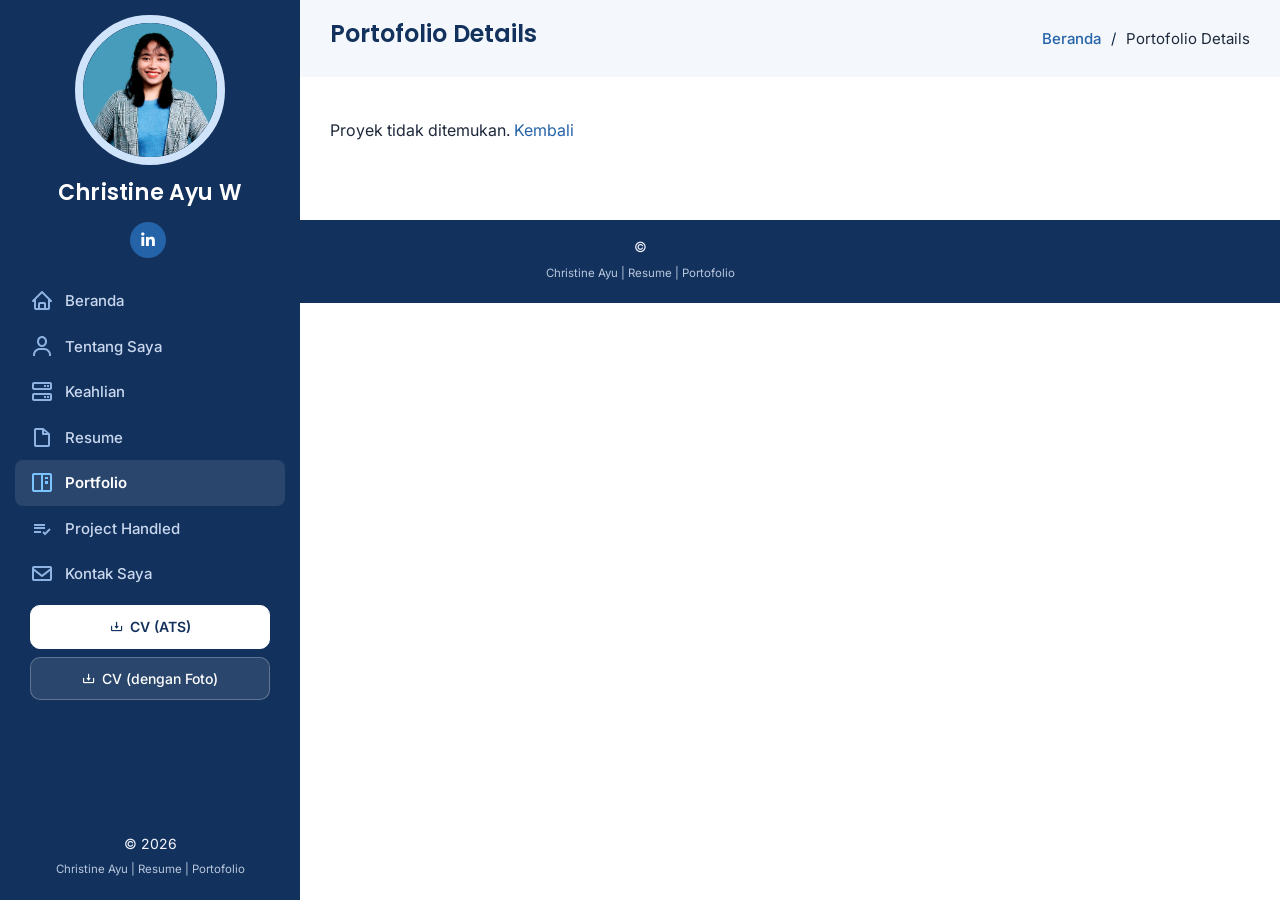
<file: details.html>
<!DOCTYPE html>
<html lang="en">

<head>
  <meta charset="utf-8">
  <meta content="width=device-width, initial-scale=1.0" name="viewport">

  <title>Portofolio Details - Resume Christine Ayu W</title>
  <meta content="" name="description">
  <meta content="" name="keywords">

  <!-- Favicons -->
  <link href="assets/img/favicon.png" rel="icon">
  <link href="assets/img/apple-touch-icon.png" rel="apple-touch-icon">

  <!-- Google Fonts -->
  <!-- <link href="https://fonts.googleapis.com/css?family=Open+Sans:300,300i,400,400i,600,600i,700,700i|Raleway:300,300i,400,400i,500,500i,600,600i,700,700i|Poppins:300,300i,400,400i,500,500i,600,600i,700,700i" rel="stylesheet"> -->

  <link rel="preconnect" href="https://fonts.googleapis.com">
  <link rel="preconnect" href="https://fonts.gstatic.com" crossorigin>
  <link href="https://fonts.googleapis.com/css2?family=Inter:wght@400;500;600&family=Poppins:wght@500;600;700&display=swap" rel="stylesheet">

  <!-- Vendor CSS Files -->
  <link href="assets/vendor/aos/aos.css" rel="stylesheet">
  <link href="assets/vendor/bootstrap/css/bootstrap.min.css" rel="stylesheet">
  <link href="assets/vendor/bootstrap-icons/bootstrap-icons.css" rel="stylesheet">
  <link href="assets/vendor/boxicons/css/boxicons.min.css" rel="stylesheet">
  <link href="assets/vendor/glightbox/css/glightbox.min.css" rel="stylesheet">
  <link href="assets/vendor/swiper/swiper-bundle.min.css" rel="stylesheet">

  <!-- Template Main CSS File -->
  <link href="assets/css/style.css" rel="stylesheet">
  <link href="assets/css/components.css" rel="stylesheet">
  <!-- =======================================================
  * Template Name: iPortfolio - v3.7.0
  * Template URL: https://bootstrapmade.com/iportfolio-bootstrap-portfolio-websites-template/
  * Author: BootstrapMade.com
  * License: https://bootstrapmade.com/license/
  ======================================================== -->
</head>

<body>

  <!-- ======= Mobile nav toggle button ======= -->
  <i class="bi bi-list mobile-nav-toggle d-xl-none"></i>

  <!-- ======= Header ======= -->
  <header id="header">
  <div class="d-flex flex-column">

    <div class="profile">
      <div class="box-avatar">
        <img src="assets/img/edit-foto-selfie.png" alt="" class="img-avatar">
      </div>
      <h1 class="text-light"><a href="index.html">Christine Ayu W</a></h1>
      <div class="social-links mt-3 text-center">
        <!-- <a href="#" class="twitter"><i class="bx bxl-twitter"></i></a>
        <a href="#" class="facebook"><i class="bx bxl-facebook"></i></a> -->
        <a href="https://www.linkedin.com/in/christine-ayu-21b0bb151" class="linkedin"><i class="bx bxl-linkedin"></i></a>
      </div>
    </div>

    <nav id="navbar" class="nav-menu navbar">
      <ul>
        <li><a href="index.html#hero" class="nav-link scrollto"><i class="bx bx-home"></i> <span>Beranda</span></a></li>
        <li><a href="index.html#about" class="nav-link scrollto"><i class="bx bx-user"></i> <span>Tentang Saya</span></a></li>
        <li><a href="index.html#skills" class="nav-link scrollto"><i class="bx bx-server"></i> <span>Keahlian</span></a></li>
        <li><a href="index.html#resume" class="nav-link scrollto"><i class="bx bx-file-blank"></i> <span>Resume</span></a></li>
        <li><a href="index.html#portofolio" class="nav-link scrollto active"><i class="bx bx-book-content"></i> <span>Portfolio</span></a></li>
        <li><a href="index.php#projects" class="nav-link scrollto"><i class="bx bx-list-check"></i> <span>Project Handled</span></a></li>
        <li><a href="index.html#contact" class="nav-link scrollto"><i class="bx bx-envelope"></i> <span>Kontak Saya</span></a></li>
      </ul>
    </nav><!-- .nav-menu -->
    <div class="sidebar-cv">
      <a class="sc-btn sc-main" href="assets/cv/CV-Christine-Ayu-ATS.pdf" download><i class="bx bx-download"></i> CV (ATS)</a>
      <a class="sc-btn" href="assets/cv/CV-Christine-Ayu-Foto.pdf" download><i class="bx bx-download"></i> CV (dengan Foto)</a>
    </div>
    <footer id="footer">
      <div class="copyright">
        <span>&copy;</span>
        <span id="copyright"><script>document.getElementById('copyright').appendChild(document.createTextNode(new Date().getFullYear()))</script></span>
      </div>
      <div class="credits">Christine Ayu | Resume | Portofolio</div>
    </footer>
  </div>
</header><!-- End Header -->
  <!-- End Header -->

  <main id="main">

    <!-- ======= Breadcrumbs ======= -->
    <section id="breadcrumbs" class="breadcrumbs">
      <div class="container">

        <div class="d-flex justify-content-between align-items-center">
          <h2>Portofolio Details</h2>
          <ol>
            <li><a href="index.html#portofolio" style="font-weight: 500;">Beranda</a></li>
            <li>Portofolio Details</li>
          </ol>
        </div>

      </div>
    </section><!-- End Breadcrumbs -->

    <div id="details-root"></div>

  </main><!-- End #main -->

  <!-- ======= Footer ======= -->
  <footer id="footer">
  <div class="container">
    <div class="copyright">
      <span>&copy;</span> <span id="copyright"></span>
      <script>document.getElementById('copyright').textContent = new Date().getFullYear()</script>
    </div>
    <div class="credits">Christine Ayu | Resume | Portofolio</div>
  </div>
</footer>
  <!-- End  Footer -->

  <a href="#" class="back-to-top d-flex align-items-center justify-content-center"><i class="bi bi-arrow-up-short"></i></a>

  <!-- Vendor JS Files -->
  <script src="assets/vendor/purecounter/purecounter.js"></script>
  <script src="assets/vendor/aos/aos.js"></script>
  <script src="assets/vendor/bootstrap/js/bootstrap.bundle.min.js"></script>
  <script src="assets/vendor/glightbox/js/glightbox.min.js"></script>
  <script src="assets/vendor/isotope-layout/isotope.pkgd.min.js"></script>
  <script src="assets/vendor/swiper/swiper-bundle.min.js"></script>
  <script src="assets/vendor/typed.js/typed.min.js"></script>
  <script src="assets/vendor/waypoints/noframework.waypoints.js"></script>
  <script src="assets/vendor/php-email-form/validate.js"></script>

  <!-- Template Main JS File -->
  <script src="assets/js/portfolio-data.js"></script>
  <script src="assets/js/details-render.js"></script>
  <script src="assets/js/main.js"></script>

</body>

</html>
</file>
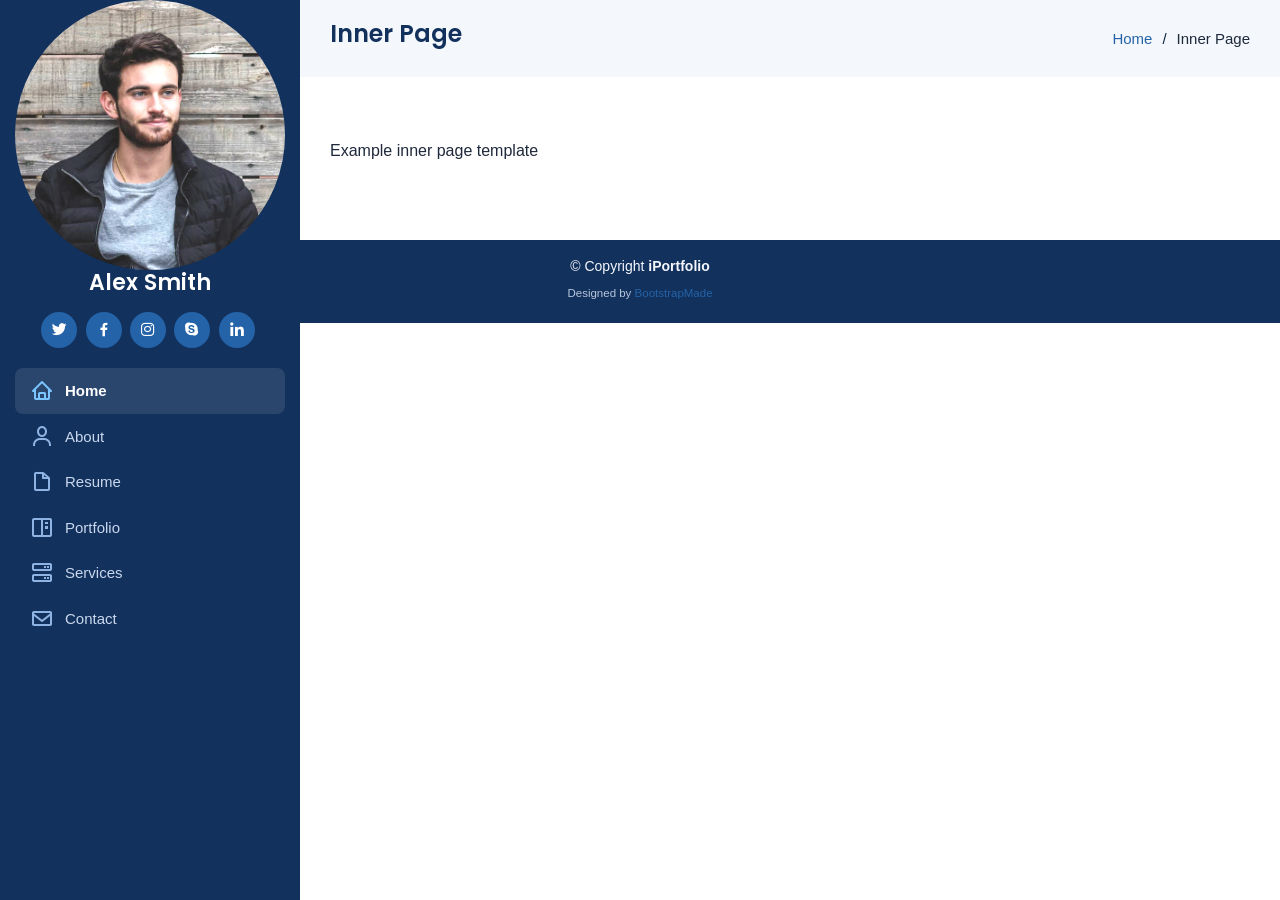
<file: inner-page.html>
<!DOCTYPE html>
<html lang="en">

<head>
  <meta charset="utf-8">
  <meta content="width=device-width, initial-scale=1.0" name="viewport">

  <title>Inner Page - iPortfolio Bootstrap Template</title>
  <meta content="" name="description">
  <meta content="" name="keywords">

  <!-- Favicons -->
  <link href="assets/img/favicon.png" rel="icon">
  <link href="assets/img/apple-touch-icon.png" rel="apple-touch-icon">

  <!-- Google Fonts -->
  <link href="https://fonts.googleapis.com/css?family=Open+Sans:300,300i,400,400i,600,600i,700,700i|Raleway:300,300i,400,400i,500,500i,600,600i,700,700i|Poppins:300,300i,400,400i,500,500i,600,600i,700,700i" rel="stylesheet">

  <!-- Vendor CSS Files -->
  <link href="assets/vendor/aos/aos.css" rel="stylesheet">
  <link href="assets/vendor/bootstrap/css/bootstrap.min.css" rel="stylesheet">
  <link href="assets/vendor/bootstrap-icons/bootstrap-icons.css" rel="stylesheet">
  <link href="assets/vendor/boxicons/css/boxicons.min.css" rel="stylesheet">
  <link href="assets/vendor/glightbox/css/glightbox.min.css" rel="stylesheet">
  <link href="assets/vendor/swiper/swiper-bundle.min.css" rel="stylesheet">

  <!-- Template Main CSS File -->
  <link href="assets/css/style.css" rel="stylesheet">
  <link href="assets/css/components.css" rel="stylesheet">
  <!-- =======================================================
  * Template Name: iPortfolio - v3.7.0
  * Template URL: https://bootstrapmade.com/iportfolio-bootstrap-portfolio-websites-template/
  * Author: BootstrapMade.com
  * License: https://bootstrapmade.com/license/
  ======================================================== -->
</head>

<body>

  <!-- ======= Mobile nav toggle button ======= -->
  <i class="bi bi-list mobile-nav-toggle d-xl-none"></i>

  <!-- ======= Header ======= -->
  <header id="header">
    <div class="d-flex flex-column">

      <div class="profile">
        <img src="assets/img/profile-img.jpg" alt="" class="img-fluid rounded-circle">
        <h1 class="text-light"><a href="index.html">Alex Smith</a></h1>
        <div class="social-links mt-3 text-center">
          <a href="#" class="twitter"><i class="bx bxl-twitter"></i></a>
          <a href="#" class="facebook"><i class="bx bxl-facebook"></i></a>
          <a href="#" class="instagram"><i class="bx bxl-instagram"></i></a>
          <a href="#" class="google-plus"><i class="bx bxl-skype"></i></a>
          <a href="#" class="linkedin"><i class="bx bxl-linkedin"></i></a>
        </div>
      </div>

      <nav id="navbar" class="nav-menu navbar">
        <ul>
          <li><a href="#hero" class="nav-link scrollto active"><i class="bx bx-home"></i> <span>Home</span></a></li>
          <li><a href="#about" class="nav-link scrollto"><i class="bx bx-user"></i> <span>About</span></a></li>
          <li><a href="#resume" class="nav-link scrollto"><i class="bx bx-file-blank"></i> <span>Resume</span></a></li>
          <li><a href="#portfolio" class="nav-link scrollto"><i class="bx bx-book-content"></i> <span>Portfolio</span></a></li>
          <li><a href="#services" class="nav-link scrollto"><i class="bx bx-server"></i> <span>Services</span></a></li>
          <li><a href="#contact" class="nav-link scrollto"><i class="bx bx-envelope"></i> <span>Contact</span></a></li>
        </ul>
      </nav><!-- .nav-menu -->
    </div>
  </header><!-- End Header -->

  <main id="main">

    <!-- ======= Breadcrumbs ======= -->
    <section class="breadcrumbs">
      <div class="container">

        <div class="d-flex justify-content-between align-items-center">
          <h2>Inner Page</h2>
          <ol>
            <li><a href="index.html">Home</a></li>
            <li>Inner Page</li>
          </ol>
        </div>

      </div>
    </section><!-- End Breadcrumbs -->

    <section class="inner-page">
      <div class="container">
        <p>
          Example inner page template
        </p>
      </div>
    </section>

  </main><!-- End #main -->

  <!-- ======= Footer ======= -->
  <footer id="footer">
    <div class="container">
      <div class="copyright">
        &copy; Copyright <strong><span>iPortfolio</span></strong>
      </div>
      <div class="credits">
        <!-- All the links in the footer should remain intact. -->
        <!-- You can delete the links only if you purchased the pro version. -->
        <!-- Licensing information: https://bootstrapmade.com/license/ -->
        <!-- Purchase the pro version with working PHP/AJAX contact form: https://bootstrapmade.com/iportfolio-bootstrap-portfolio-websites-template/ -->
        Designed by <a href="https://bootstrapmade.com/">BootstrapMade</a>
      </div>
    </div>
  </footer><!-- End  Footer -->

  <a href="#" class="back-to-top d-flex align-items-center justify-content-center"><i class="bi bi-arrow-up-short"></i></a>

  <!-- Vendor JS Files -->
  <script src="assets/vendor/purecounter/purecounter.js"></script>
  <script src="assets/vendor/aos/aos.js"></script>
  <script src="assets/vendor/bootstrap/js/bootstrap.bundle.min.js"></script>
  <script src="assets/vendor/glightbox/js/glightbox.min.js"></script>
  <script src="assets/vendor/isotope-layout/isotope.pkgd.min.js"></script>
  <script src="assets/vendor/swiper/swiper-bundle.min.js"></script>
  <script src="assets/vendor/typed.js/typed.min.js"></script>
  <script src="assets/vendor/waypoints/noframework.waypoints.js"></script>
  <script src="assets/vendor/php-email-form/validate.js"></script>

  <!-- Template Main JS File -->
  <script src="assets/js/main.js"></script>

</body>

</html>
</file>
<file: assets/css/components.css>
@font-face {
  font-family: 'Avenir';
  font-style: normal;
  font-weight: 200;
  src: url('../fonts/AvenirLTStd-Light.otf');
}

@font-face {
  font-family: 'Avenir';
  font-style: normal;
  font-weight: normal;
  src: url('../fonts/AvenirLTStd-Roman-Normal.otf');
}

@font-face {
  font-family: 'Avenir';
  font-style: normal;
  font-weight: 500;
  src: url('../fonts/AvenirLTStd-Heavy.otf');
  /*src: url('../assets/fonts/AvenirLTStd-Medium.otf');*/
 
}

@font-face {
  font-family: 'Avenir';
  font-style: normal;
  font-weight: 700;
  src: url('../fonts/AvenirLTStd-Black.otf');
}


/*Padding*/
.no-padding{padding: 0px!important;}
.p-3{padding: 3px;}
.p-5{padding: 5px;}
.p-10{padding: 10px;}
.p-15{padding: 15px;}
.p-16{padding: 16px;}
.p-20{padding: 20px;}
.p-25{padding: 25px;}
.p-30{padding: 30px;}
.p-35{padding: 35px;}
.p-40{padding: 40px;}
.p-45{padding: 45px;}
.p-50{padding: 50px;}

.pt-0{padding-top: 0px;}
.pt-5{padding-top: 5px;}
.pt-7{padding-top: 7px;}
.pt-8{padding-top: 8px;}
.pt-10{padding-top: 10px;}
.pt-15{padding-top: 15px;}
.pt-20{padding-top: 20px;}
.pt-27{padding-top: 27px;}
.pt-25{padding-top: 25px;}
.pt-30{padding-top: 30px;}
.pt-35{padding-top: 35px;}
.pt-40{padding-top: 40px;}
.pt-45{padding-top: 45px;}
.pt-50{padding-top: 50px;}


.pb-0{padding-bottom: 0px;}
.pb-5{padding-bottom: 5px;}
.pb-7{padding-bottom: 7px;}
.pb-10{padding-bottom: 10px;}
.pb-15{padding-bottom: 15px;}
.pb-20{padding-bottom: 20px;}
.pb-25{padding-bottom: 25px;}
.pb-30{padding-bottom: 30px;}
.pb-35{padding-bottom: 35px;}
.pb-40{padding-bottom: 40px;}
.pb-45{padding-bottom: 45px;}
.pb-50{padding-bottom: 50px;}
.pb-30vh{padding-bottom: 30vh !important;}

.pl-0{padding-left: 0px;}
.pl-5{padding-left: 5px;}
.pl-10{padding-left: 10px;}
.pl-15{padding-left: 16px;}
.pl-16{padding-left: 15px;}
.pl-20{padding-left: 20px;}
.pl-25{padding-left: 25px;}
.pl-30{padding-left: 30px;}
.pl-35{padding-left: 35px;}
.pl-40{padding-left: 40px;}
.pl-45{padding-left: 45px;}
.pl-50{padding-left: 50px;}

.pr-0{padding-right: 0px;}
.pr-5{padding-right: 5px;}
.pr-10{padding-right: 10px;}
.pr-15{padding-right: 15px;}
.pr-16{padding-right: 16px;}
.pr-20{padding-right: 20px;}
.pr-25{padding-right: 25px;}
.pr-30{padding-right: 30px;}
.pr-35{padding-right: 35px;}
.pr-40{padding-right: 40px;}
.pr-45{padding-right: 45px;}
.pr-50{padding-right: 50px;}

/*Margin*/
.no-margin{margin: 0;}
.m-5{margin: 5px;}
.m-10{margin: 10px;}
.m-15{margin: 15px;}
.m-20{margin: 20px;}
.m-25{margin: 25px;}
.m-30{margin: 30px;}
.m-35{margin: 35px;}
.m-40{margin: 40px;}
.m-45{margin: 45px;}
.m-50{margin: 50px;}

.mt-0{margin-top: 0px;}
.mt-5{margin-top: 5px;}
.mt-7{margin-top: 7px;}
.mt-8{margin-top: 8px;}
.mt-10{margin-top: 10px;}
.mt-15{margin-top: 15px;}
.mt-20{margin-top: 20px;}
.mt-25{margin-top: 25px;}
.mt-30{margin-top: 30px;}
.mt-35{margin-top: 35px;}
.mt-40{margin-top: 40px;}
.mt-45{margin-top: 45px;}
.mt-50{margin-top: 50px;}
.mt-60{margin-top: 60px;}
.mt--5{margin-top: -5px;}
.mt--7{margin-top: -7px;}
.mt--10{margin-top: -10px;}
.mt--30{margin-top: -30px;}

.mb-0{margin-bottom: 0px !important;}
.mb-5{margin-bottom: 5px;}
.mb-10{margin-bottom: 10px;}
.mb-15{margin-bottom: 15px;}
.mb-20{margin-bottom: 20px;}
.mb-25{margin-bottom: 25px;}
.mb-30{margin-bottom: 30px;}
.mb-35{margin-bottom: 35px;}
.mb-40{margin-bottom: 40px;}
.mb-45{margin-bottom: 45px;}
.mb-50{margin-bottom: 50px;}

.ml--20{margin-left: -20px;}

.ml-0{margin-left: 0px;}
.ml-5{margin-left: 5px;}
.ml-3{margin-left: 3px;}
.ml-10{margin-left: 10px;}
.ml-15{margin-left: 15px;}
.ml-20{margin-left: 20px;}
.ml-25{margin-left: 25px;}
.ml-30{margin-left: 30px;}
.ml-35{margin-left: 35px;}
.ml-40{margin-left: 40px;}
.ml-45{margin-left: 45px;}
.ml-50{margin-left: 50px;}

.mr--20{margin-right: -20px;}
.mr-0{margin-right: 0px;}
.mr-3{margin-right: 3px;}
.mr-5{margin-right: 5px;}
.mr-10{margin-right: 10px;}
.mr-15{margin-right: 15px;}
.mr-20{margin-right: 20px;}
.mr-25{margin-right: 25px;}
.mr-30{margin-right: 30px;}
.mr-35{margin-right: 35px;}
.mr-40{margin-right: 40px;}
.mr-45{margin-right: 45px;}
.mr-50{margin-right: 50px;}

.p-6-0{
    padding: 6px 0px 6px 0px;
}
.text-capitalize{text-transform: capitalize;}
.text-trans-none{text-transform: none;}
.text-uppercase{text-transform: uppercase;}
.text-lowercase{text-transform: lowercase;}
.text-underline{text-decoration: underline;}

.text-ellipsis5{
	display: -webkit-box;
    -webkit-line-clamp: 5;
    -webkit-box-orient: vertical;
    overflow: hidden;
    text-overflow: ellipsis;
}

.text-ellipsis4{
	display: -webkit-box;
    -webkit-line-clamp: 4;
    -webkit-box-orient: vertical;
    overflow: hidden;
    text-overflow: ellipsis;
}

.text-ellipsis3{
	display: -webkit-box;
    -webkit-line-clamp: 3;
    -webkit-box-orient: vertical;
    overflow: hidden;
    text-overflow: ellipsis;
}
.text-ellipsis2{
    display: -webkit-box;
    -webkit-line-clamp: 2;
    -webkit-box-orient: vertical;
    overflow: hidden;
    text-overflow: ellipsis;
}
.text-ellipsis1{
    display: -webkit-box;
    -webkit-line-clamp: 1;
    -webkit-box-orient: vertical;
    overflow: hidden;
    text-overflow: ellipsis;
}

/*color-font*/

.text-bold {
    font-weight: bold !important;
}
.text-transparant{
    color: transparent !important;
}
.text-center {
    text-align: center !important;
}
.text-left{
    text-align: left !important;
}
.text-right{
    text-align: right !important;
}
.text-italic, .italic {
    font-style: italic;
}
.text-justify {
    text-align: justify;
}
.text-white{
	color: white !important;
}
.text-soft-white{
    color: white !important;
    opacity: 0.6;
}
.text-blue{
    color: #1EABE5 !important; /*#0086CA*/
}
.text-dark-blue{
    color: #0086CA !important;
}
.text-black{
	color: #000000 !important;
}
.text-red{
    color: #D71921 !important;
}
.text-navy{
    color: #3B5998 !important;
}
.text-grey{
	color:#585E66 !important;
}
.text-dark-grey{
	color:#4A4A4A !important;
}
.text-soft-grey {
    color: #747474 !important;
}
.text-very-soft-grey{
    color: #9B9B9B !important;
}
.text-green{
    color: green !important;
}
.bg-transparant{
    background: transparent;
    background-color: transparent;
}

.bg-grey{
    background: #F8F8F8;
    background-color: #F8F8F8;
    --background: #F8F8F8;

    /* background: #F9F9F9;
    background-color: #F9F9F9;
    --background: #F9F9F9; */
}

.bg-white {
    background-color: #ffffff;
}

.bg-blue {
    background-color: #0086CA;
}

.border-top{
    border-top: 1px solid #dedede;
}
.border-right{
    border-right: 1px solid #dedede;
}
.border-left{
    border-left: 1px solid #dedede;
}
.border-bottom{
    border-bottom: 1px solid #dedede;
}
.border-bottom-2px{
    border-bottom: 2px solid #dedede;
}
.border-right-2px{
    border-right: 2px solid #dedede;
}
.border-top-transparant{
    border-top:1px solid rgba(222, 222, 222, 0.35);
}
.border-bottom-transparant{
    border-bottom:1px solid rgba(222, 222, 222, 0.35);
}

/*dll*/
.div-text-center{
  display: flex !important;
  display: -webkit-flex;
  justify-content: center;
  -webkit-justify-content: center;
  align-items: center;
  -webkit-align-items: center;

}

.div-text-left{
  display: flex !important;
  display: -webkit-flex;
  justify-content: flex-start;
  -webkit-justify-content: flex-start;
  align-items: center;
  -webkit-align-items: center;
}
.div-text-end{
  display: flex !important;
  display: -webkit-flex;
  justify-content: flex-end;
  -webkit-justify-content: flex-end;
  align-items: center;
  -webkit-align-items: center;

}
.div-text-start{
  display: flex !important;
  display: -webkit-flex;
  justify-content: center;
  -webkit-justify-content: center;
  align-items: flex-start;
  -webkit-align-items: flex-start;
}
.div-left{
  display: flex !important;
  display: -webkit-flex;
  justify-content: flex-start;
  -webkit-justify-content: flex-start;
  align-items: center;
  -webkit-align-items: center;
}
.div-right{
  display: flex !important;
  display: -webkit-flex;
  justify-content: flex-end;
  -webkit-justify-content: flex-end;
  align-items: center;
  -webkit-align-items: center;
}
.div-flex{
  display: flex !important;
  display: -webkit-flex;
  align-items: center;
  -webkit-align-items: center;
}
.centered-page{
  margin: 0;
  position: absolute;
  top: 50%;
  left: 50%;
  -ms-transform: translate(-50%, -50%);
  transform: translate(-50%, -50%);
}
.flex-wrap{
  flex-wrap: wrap;
}
</file>
<file: assets/css/style.css>
/**
* Template Name: iportofolio - v3.7.0
* Template URL: https://bootstrapmade.com/iportofolio-bootstrap-portofolio-websites-template/
* Author: BootstrapMade.com
* License: https://bootstrapmade.com/license/
*/

/*--------------------------------------------------------------
# General
--------------------------------------------------------------*/
body {
  font-family: "Avenir";
  color: #272829;
}

a {
  color: #149ddd;
  text-decoration: none;
}

a:hover {
  color: #37b3ed;
  text-decoration: none;
}

h1,
h2,
h3,
h4,
h5,
h6 {
  font-family: "Raleway", sans-serif;
}

/*--------------------------------------------------------------
# Back to top button
--------------------------------------------------------------*/
.back-to-top {
  position: fixed;
  visibility: hidden;
  opacity: 0;
  right: 15px;
  bottom: 15px;
  z-index: 996;
  background: white;
  width: 50px;
  height: 50px;
  border-radius: 50px;
  transition: all 0.4s;
}

.back-to-top img {
  width: 47px;
}

.back-to-top:before {
  content: "";
  display: block;
  background: black;
  position: absolute;
  z-index: 10;
}

.back-to-top i {
  font-size: 28px;
  color: #fff;
  line-height: 0;
}

.back-to-top:hover {
  background: #0b6994;
  color: #fff;
}

.back-to-top.active {
  visibility: visible;
  opacity: 1;
}

/*--------------------------------------------------------------
# Header
--------------------------------------------------------------*/
#header {
  position: fixed;
  top: 0;
  left: 0;
  bottom: 0;
  width: 300px;
  transition: all ease-in-out 0.5s;
  z-index: 9999;
  transition: all 0.5s;
  padding: 0 15px;
  /* background: #040b14; */
  background: #669ed1;
  overflow-y: auto;
  height: 100vh;/*height: 90vh;*/
}
#header > .d-flex {
  min-height: 100%;
}

#header::-webkit-scrollbar {
  width: 10px;
}

/* Track */
#header::-webkit-scrollbar-track {
  background: transparent;
}

/* Handle */
#header::-webkit-scrollbar-thumb {
  background: transparent;
}

/* Handle on hover */
#header::-webkit-scrollbar-thumb:hover {
  background: #555;
}

#header .profile .box-avatar {
  margin: 15px auto;
  display: block;
  width: 150px;
  height: 150px;
  border: 8px solid #313d7e;
  overflow: hidden;
  border-radius: 100px;
  position: relative;
  display: flex;
  align-items: center;
  justify-content: center;
}

/* #header .profile .box-avatar .borderImg{
  position: absolute;
  top: -2px;
  left: 2px;
  z-index: 99;
  width: 148px;
  height: 148px;
} */
#header .profile .box-avatar img {
  width: 135px;
  height: 135px;
  object-fit: cover;
  border-radius: 100px;
}

#header .profile h1 {
  font-size: 24px;
  margin: 0;
  padding: 0;
  font-weight: 600;
  -moz-text-align-last: center;
  text-align-last: center;
  font-family: "Poppins", sans-serif;
}

#header .profile h1 a,
#header .profile h1 a:hover {
  color: #fff;
  text-decoration: none;
}

#header .profile .social-links a {
  font-size: 18px;
  display: inline-block;
  background: #313d7e;
  color: #fff;
  line-height: 1;
  padding: 8px 0;
  margin-right: 4px;
  border-radius: 50%;
  text-align: center;
  width: 36px;
  height: 36px;
  transition: 0.3s;
}

#header .profile .social-links a:hover {
  background: #00f5ff;
  color: #212431;
  text-decoration: none;
}

#main {
  margin-left: 300px;
  padding-bottom: 0;
  /*padding-bottom: 15vh;*/
}

@media (max-width: 1199px) {
  #header {
    left: -300px;
  }

  #main {
    margin-left: 0;
  }
}

/*--------------------------------------------------------------
# Navigation Menu
--------------------------------------------------------------*/
/* Desktop Navigation */
.nav-menu {
  padding: 20px 0 0 0;
}

.nav-menu * {
  margin: 0;
  padding: 0;
  list-style: none;
  width: 100%;
}

.nav-menu>ul>li {
  position: relative;
  white-space: nowrap;
  width: 100%;
}

.nav-menu>ul>li:last-of-type {
  padding-bottom: 5vh;
}

.nav-menu a,
.nav-menu a:focus {
  display: flex;
  align-items: center;
  justify-content: flex-start;
  /* color: #a8a9b4; */
  color: #0055a3;
  padding: 10px 15px;
  margin-bottom: px;
  transition: 0.3s;
  font-size: 15px;
}

.nav-menu a i,
.nav-menu a:focus i {
  font-size: 24px;
  padding-right: 8px;
  color: #0055a3;
  width: 35px;
}

.nav-menu a span {
  width: calc(100% - 35px);
}

.nav-menu a:hover,
.nav-menu .active,
.nav-menu .active:focus,
.nav-menu li:hover>a {
  text-decoration: none;
  color: white;
  font-weight: bold;
}

.nav-menu a:hover i,
.nav-menu .active i,
.nav-menu .active:focus i,
.nav-menu li:hover>a i {
  color: #00f5ff;
}

/* Mobile Navigation */
.mobile-nav-toggle {
  position: fixed;
  right: 15px;
  top: 15px;
  z-index: 10000;
  border: 0;
  font-size: 24px;
  transition: all 0.4s;
  outline: none !important;
  /* background-color: #149ddd; */
  background: #2497ff;
  color: #fff;
  width: 40px;
  height: 40px;
  display: inline-flex;
  align-items: center;
  justify-content: center;
  line-height: 0;
  border-radius: 50px;
  cursor: pointer;
  box-shadow: 0 3px 10px 1px rgba(0, 0, 0, 0.6);
}

.mobile-nav-active {
  overflow: hidden;
}

.mobile-nav-active #header {
  left: 0;
  width: 100%;
}

/*---------------BTN---------------------*/
.btn {
  border-radius: 15px;
}

.btn-primary {
  color: #fff;
  background-color: #2497ff;
  border-color: #2497ff;
}

/*--------------------------------------------------------------
# Hero Section
--------------------------------------------------------------*/
#hero {
  width: 100%;
  height: 100vh;
  background: url("../img/foto-bebas.jpg") bottom center;
  background-size: cover;

}

#hero:before {
  content: "";
  background: rgba(5, 13, 24, 0.3);
  position: absolute;
  bottom: 0;
  top: 0;
  left: 0;
  right: 0;
  z-index: 1;
}

#hero .box-container {
  position: relative;
  width: 100%;
  height: 100%;
  /* padding: 0 90px; */
}

#hero .hai-container {
  z-index: 2;
  margin-left: 300px;
  min-width: 70%;
  width: 100%;
  position: absolute;
  left: 50%;
  top: 50%;
  transform: translate(-40%, -20vh);
}

#hero .hai-container p {
  width: 60%;
  /* background: rebeccapurple; */
}

#hero .hero-container {
  /* position: relative; */
  z-index: 2;
  margin-left: 300px;
  min-width: 70%;
  width: 100%;
  position: absolute;
  left: 50%;
  top: 50%;
  transform: translate(-40%, -50%);
}

#hero .hero-container h1 {
  width: 60%;
  /* background: rebeccapurple; */
}

#hero h1 {
  margin: 0 0 10px 0;
  font-size: 64px;
  font-weight: 700;
  line-height: 56px;
  color: #fff;
}

#hero p {
  color: #fff;
  margin-bottom: 10px;
  font-size: 26px;
  font-family: "Poppins", sans-serif;
}

/* #hero p span, */
#hero h1 span {
  color: #fff;
  padding-bottom: 4px;
  letter-spacing: 1px;
  border-bottom: 3px solid #149ddd;
}

#hero .btn-scroll {
  transition: 0.4s;
  color: rgba(255, 255, 255, 0.6);
  animation: up-down 1s ease-in-out infinite alternate-reverse both;
}

#hero .btnPos {
  position: absolute;
  margin-left: 300px;
  left: -10vw;
  bottom: 0;
  transform: translate(-50%, -50%);
  width: 100%;
  /* position: absolute;
  margin-left: 300px;
  left: 0;
  bottom: 0;
  transform: translate(-50%, -50%);
  width: 100%;
  text-align: center;*/
  z-index: 5;
}

#hero .btnPos i {
  font-size: 66px;
  color: white;
  position: relative;
  left: 0;
  width: 60%;
  margin: 0 auto;
  /* background: rebeccapurple; */
  display: flex;
  align-items: center;
  justify-content: center;
}

.container {
  padding-right: 30px;
  padding-left: 30px;
}

@-webkit-keyframes up-down {
  0% {
    transform: translateY(5px);
  }

  100% {
    transform: translateY(-5px);
  }
}

@keyframes up-down {
  0% {
    transform: translateY(5px);
  }

  100% {
    transform: translateY(-5px);
  }
}


@media (min-width: 1024px) {
  #hero {
    background-attachment: fixed;
  }
}

@media (max-width: 1198px) {
  #hero .hai-container {
    transform: translate(-50%, -20vh) !important;
    margin-left: 0;
    width: 70%;
  }

  #hero .hai-container p {
    width: 100%;
  }

  #hero .hero-container {
    transform: translate(-50%, -50%) !important;
    margin-left: 0;
    width: 70%;
  }

  #hero .hero-container h1 {
    width: 100%;
  }

  #hero .btnPos {
    margin-left: 0;
    left: 0;
  }

}

@media (max-width: 768px) {
  #hero {
    margin-left: 0;
  }

  #hero .box-container {
    width: 100%;
    padding: 0 10px 0 20px;
  }

  /* #hero .hai-container{
    left: 35% !important;
  }
  #hero .hero-container{
    left: 35% !important;
  } */
  /* #hero .btnPos {
    position: absolute;
    left: 0;
    bottom: 0;
    transform: translate(-50%, -50%);
  } */
  #hero h1 {
    font-size: 30px;
    line-height: 36px;
  }

  #hero p {
    font-size: 24px;
  }

  #hero h2 {
    font-size: 18px;
    line-height: 24px;
    margin-bottom: 30px;
  }

  .about .box-foto-resume {
    height: 280px !important;
  }
}

@media (min-width: 768px) and (max-width: 1024px) {
  .about .box-foto-resume {
    height: 485px !important;
  }
}

/*--------------------------------------------------------------
# Sections General
--------------------------------------------------------------*/
section {
  padding: 60px 0;
  overflow: hidden;
}

.section-bg {
  background: rgba(216, 236, 255, 0.6);
}

.section-title {
  padding-bottom: 30px;
}

.section-title h2 {
  font-size: 32px;
  font-weight: bold;
  margin-bottom: 20px;
  padding-bottom: 20px;
  position: relative;
  color: #173b6c;
}

.section-title h2::after {
  content: "";
  position: absolute;
  display: block;
  width: 50px;
  height: 3px;
  background: #149ddd;
  bottom: 0;
  left: 0;
}

.section-title p {
  margin-bottom: 0;
}

/*--------------------------------------------------------------
# About
--------------------------------------------------------------*/
.about .content h3 {
  font-weight: 700;
  font-size: 26px;
  color: #173b6c;
}

.about .content ul {
  list-style: none;
  padding: 0;
}

.about .content ul li {
  margin-bottom: 20px;
  display: flex;
  align-items: center;
}

.about .content ul strong {
  margin-right: 10px;
}

.about .content ul i {
  font-size: 16px;
  margin-right: 5px;
  color: #149ddd;
  line-height: 0;
}

.about .content p:last-child {
  margin-bottom: 0;
}

.about .box-dataDiri strong img {
  width: 40px;
}

.about .box-foto-resume {
  /* height: auto; */
  height: 315px;
  max-height: 485px;
  overflow: hidden;
  position: relative;
}

.about .box-foto-resume img {
  /* position: relative;
  top: -30vh;
  object-fit: contain; */
  width: 100%;
  height: auto;
  object-fit: cover;
}

/*--------------------------------------------------------------
# Facts
--------------------------------------------------------------*/
.facts {
  padding-bottom: 30px;
}

.facts .count-box {
  padding: 30px;
  width: 100%;
}

.facts .count-box i {
  display: block;
  font-size: 44px;
  color: #149ddd;
  float: left;
  line-height: 0;
}

.facts .count-box span {
  font-size: 48px;
  line-height: 40px;
  display: block;
  font-weight: 700;
  color: #050d18;
  margin-left: 60px;
}

.facts .count-box p {
  padding: 15px 0 0 0;
  margin: 0 0 0 60px;
  font-family: "Raleway", sans-serif;
  font-size: 14px;
  color: #122f57;
}

.facts .count-box a {
  font-weight: 600;
  display: block;
  margin-top: 20px;
  color: #122f57;
  font-size: 15px;
  font-family: "Poppins", sans-serif;
  transition: ease-in-out 0.3s;
}

.facts .count-box a:hover {
  color: #1f5297;
}

/*--------------------------------------------------------------
# Akills
--------------------------------------------------------------*/
.skills .progress {
  height: 60px;
  display: block;
  background: none;
  border-radius: 0;
}

.skills .progress .skill {
  padding: 0;
  margin: 0 0 6px 0;
  text-transform: uppercase;
  display: block;
  font-weight: 600;
  font-family: "Poppins", sans-serif;
  color: #050d18;
}

.skills .progress .skill .val {
  float: right;
  font-style: normal;
}

.skills .progress-bar-wrap {
  background: #dce8f8;
  height: 10px;
}

.skills .progress-bar {
  width: 1px;
  height: 10px;
  transition: 0.9s;
  background-color: #2984af;
}

/*--------------------------------------------------------------
# Resume
--------------------------------------------------------------*/
.resume .resume-title {
  font-size: 26px;
  font-weight: 700;
  margin-top: 40px;
  margin-bottom: 20px;
  color: #4e476c;
  background: #bad6f0;
  border-radius: 15px;
  padding: 10px;
  text-align: center;
}

.resume .resume-item {
  padding: 0 0 20px 20px;
  margin-top: -2px;
  border-left: 2px solid #1f5297;
  position: relative;
}

.resume .resume-item h4 {
  line-height: 18px;
  font-size: 18px;
  font-weight: 600;
  text-transform: uppercase;
  font-family: "Poppins", sans-serif;
  color: #050d18;
  margin-bottom: 10px;
}

.resume .resume-item h5 {
  font-size: 16px;
  background: #e4edf9;
  padding: 5px 15px;
  display: inline-block;
  font-weight: 600;
  margin-bottom: 10px;
}

.resume .resume-item ul {
  padding-left: 20px;
}

.resume .resume-item ul li {
  padding-bottom: 10px;
}

.resume .resume-item:last-child {
  padding-bottom: 0;
}

.resume .resume-item::before {
  content: "";
  position: absolute;
  width: 16px;
  height: 16px;
  border-radius: 50px;
  left: -9px;
  top: 0;
  background: #1f5297;
  border: 3px solid #00caff;
}

.summaryBox>li>.boxText {
  display: flex;
  width: 100%;
  align-items: center;
  justify-content: flex-start;
}

.summaryBox>li>.boxText span {
  width: 100px;
}

/*--------------------------------------------------------------
# portofolio
--------------------------------------------------------------*/
.portofolio .portofolio-item {
  margin-bottom: 30px;
  backface-visibility: hidden;

}

.portofolio .portofolio-item .portofolio-content {
  padding: 20px;
  position: relative;
  z-index: 20;
  background: white;
}

.portofolio-content .w-more {
  color: #4e4e4e;
  font-size: 12.5px;
}

.portofolio-content .w-title {
  font-size: 1.2rem;
}

.portofolio-content .detail-div {
  display: flex;
  align-items: center;
  justify-content: flex-end;
}

.portofolio .portofolio-wrap:hover .portofolio-img img {
  transition: all 0.8s ease-in-out;
  transform: scale(1.2);
}

.portofolio-img img {
  transition: all 1s;
  max-width: 100%;
  height: auto;
}

.portofolio-img {
  position: relative;
  max-height: 400px;
  overflow: hidden;
}

.portofolio-img:before {
  content: "";
  display: block;
  background: rgba(0, 0, 0, 0.18);
  z-index: 9999;
  position: absolute;
  width: 100%;
  height: 100%;
}

.portofolio #portofolio-flters {
  padding: 0;
  margin: 0 auto 35px auto;
  list-style: none;
  text-align: center;
  background: #fff;
  border-radius: 50px;
  padding: 2px 15px;
}

.portofolio #portofolio-flters li {
  cursor: pointer;
  display: inline-block;
  padding: 10px 15px 8px 15px;
  font-size: 14px;
  font-weight: 600;
  line-height: 1;
  text-transform: uppercase;
  color: #272829;
  margin-bottom: 5px;
  margin-top: 5px;
  transition: all 0.3s ease-in-out;
  border-radius: 12px;
}

.portofolio #portofolio-flters li:hover,
.portofolio #portofolio-flters li.filter-active {
  color: white;
  background: #149ddd;
  border-radius: 12px;
}

.portofolio #portofolio-flters li:last-child {
  margin-right: 0;
}

.portofolio .portofolio-wrap {
  transition: 0.3s;
  position: relative;
  overflow: hidden;
  z-index: 1;
  box-shadow: 0px 14px 19px -6px rgba(0, 0, 0, 0.29);
  border-radius: 10px;
  overflow: hidden;
  width: 99%;
  margin: 0 auto;
}

/* .portofolio .portofolio-wrap::before, */
/* .portofolio .portofolio-wrap:hover > .portfolio-lightbox::before {
  content: "";
  background: rgba(255, 255, 255, 0.5);
  position: absolute;
  left: 0;
  right: 0;
  top: 0;
  bottom: 0;
  transition: all ease-in-out 0.3s;
  z-index: 2;
  opacity: 0;
  pointer-events: none;
} */
.portofolio .portofolio-wrap .portofolio-links {
  opacity: 1;
  left: 0;
  right: 0;
  bottom: -60px;
  z-index: 3;
  position: absolute;
  transition: all ease-in-out 0.3s;
  display: flex;
  justify-content: center;
}

.portofolio .portofolio-wrap .portofolio-links a {
  color: #fff;
  font-size: 28px;
  text-align: center;
  background: rgba(20, 157, 221, 0.75);
  transition: 0.3s;
  width: 50%;
}

.portofolio .portofolio-wrap .portofolio-links a:hover {
  background: rgba(20, 157, 221, 0.95);
}

.portofolio .portofolio-wrap .portofolio-links a+a {
  border-left: 1px solid #37b3ed;
}

/* .portofolio .portofolio-wrap:hover::before,
.portofolio .portofolio-wrap:hover > .portfolio-lightbox::before {
  top: 0;
  left: 0;
  right: 0;
  bottom: 0;
  opacity: 1;
} */
.portofolio .portofolio-wrap:hover .portofolio-links {
  opacity: 1;
  bottom: 0;
}

/*--------------------------------------------------------------
# portofolio Details
--------------------------------------------------------------*/
.portofolio-details {
  padding-top: 40px;
}

.portofolio-details .portofolio-details-slider img {
  width: 100%;
}

.portofolio-details .portofolio-details-slider .swiper-pagination {
  margin-top: 20px;
  position: relative;
}

.portofolio-details .portofolio-details-slider .swiper-pagination .swiper-pagination-bullet {
  width: 12px;
  height: 12px;
  background-color: #fff;
  opacity: 1;
  border: 1px solid #149ddd;
}

.portofolio-details .portofolio-details-slider .swiper-pagination .swiper-pagination-bullet-active {
  background-color: #149ddd;
}

.portofolio-details .portofolio-info {
  padding: 30px;
  box-shadow: 0px 0 30px rgba(5, 13, 24, 0.08);
}

.portofolio-details .portofolio-info h3 {
  font-size: 22px;
  font-weight: 700;
  margin-bottom: 20px;
  padding-bottom: 20px;
  border-bottom: 1px solid #eee;
}

.portofolio-details .portofolio-info ul {
  list-style: none;
  padding: 0;
  font-size: 15px;
}

.portofolio-details .portofolio-info ul li+li {
  margin-top: 10px;
}

.portofolio-details .portofolio-description {
  padding-top: 30px;
}

.portofolio-details .portofolio-description h2 {
  font-size: 26px;
  font-weight: 700;
  margin-bottom: 20px;
}

.portofolio-details .portofolio-description p {
  padding: 0;
}

.cardPortofolio {
  width: 100%;
  overflow: hidden;
  text-align: center;
}

.cardPortofolio img {
  width: auto;
  min-width: 300px;
  max-width: 95%;
  height: 95%;
  object-fit: contain;
}

.portofolio-details-slider .swiper-horizontal>.swiper-pagination-bullets,
.portofolio-details-slider .swiper-pagination-bullets.swiper-pagination-horizontal,
.portofolio-details-slider .swiper-pagination-custom,
.swiper-pagination-fraction {
  bottom: 0 !important;
  left: 0;
  width: 100%;
  position: relative !important;
}

.portfolio-tagHr hr {
  height: 3px;
  width: 120px;
  background: #669ed1;
  opacity: 1;
  margin: 20px 0;
}

/*--------------------------------------------------------------
# Services
--------------------------------------------------------------*/
.services .icon-box {
  margin-bottom: 20px;
}

.services .icon {
  float: left;
  display: flex;
  align-items: center;
  justify-content: center;
  width: 54px;
  height: 54px;
  background: #149ddd;
  border-radius: 50%;
  transition: 0.5s;
  border: 1px solid #149ddd;
}

.services .icon i {
  color: #fff;
  font-size: 24px;
  line-height: 0;
}

.services .icon-box:hover .icon {
  background: #fff;
}

.services .icon-box:hover .icon i {
  color: #149ddd;
}

.services .title {
  margin-left: 80px;
  font-weight: 700;
  margin-bottom: 15px;
  font-size: 18px;
}

.services .title a {
  color: #343a40;
}

.services .title a:hover {
  color: #149ddd;
}

.services .description {
  margin-left: 80px;
  line-height: 24px;
  font-size: 14px;
}

/*--------------------------------------------------------------
# Testimonials
--------------------------------------------------------------*/
.testimonials .testimonials-carousel,
.testimonials .testimonials-slider {
  overflow: hidden;
}

.testimonials .testimonial-item {
  box-sizing: content-box;
  text-align: center;
  min-height: 320px;
}

.testimonials .testimonial-item .testimonial-img {
  width: 90px;
  border-radius: 50%;
  margin: 0 auto;
}

.testimonials .testimonial-item h3 {
  font-size: 18px;
  font-weight: bold;
  margin: 10px 0 5px 0;
  color: #111;
}

.testimonials .testimonial-item h4 {
  font-size: 14px;
  color: #999;
  margin: 0;
}

.testimonials .testimonial-item .quote-icon-left,
.testimonials .testimonial-item .quote-icon-right {
  color: #c3e8fa;
  font-size: 26px;
}

.testimonials .testimonial-item .quote-icon-left {
  display: inline-block;
  left: -5px;
  position: relative;
}

.testimonials .testimonial-item .quote-icon-right {
  display: inline-block;
  right: -5px;
  position: relative;
  top: 10px;
}

.testimonials .testimonial-item p {
  font-style: italic;
  margin: 0 15px 15px 15px;
  padding: 20px;
  background: #fff;
  position: relative;
  margin-bottom: 35px;
  border-radius: 6px;
  box-shadow: 0px 2px 15px rgba(0, 0, 0, 0.1);
}

.testimonials .testimonial-item p::after {
  content: "";
  width: 0;
  height: 0;
  border-top: 20px solid #fff;
  border-right: 20px solid transparent;
  border-left: 20px solid transparent;
  position: absolute;
  bottom: -20px;
  left: calc(50% - 20px);
}

.testimonials .swiper-pagination {
  margin-top: 20px;
  position: relative;
}

.testimonials .swiper-pagination .swiper-pagination-bullet {
  width: 12px;
  height: 12px;
  background-color: #fff;
  opacity: 1;
  border: 1px solid #149ddd;
}

.testimonials .swiper-pagination .swiper-pagination-bullet-active {
  background-color: #149ddd;
}

/*--------------------------------------------------------------
# Contact
--------------------------------------------------------------*/
.contact {
  padding-bottom: 60px; /*130px;*/
}

.contact .info {
  padding: 20px 30px;
  border-radius: 12px;
  background: #fff;
  width: 100%;
  box-shadow: 0 0 24px 0 rgba(0, 0, 0, 0.12);
  display: flex;
  align-items: center;
  justify-content: flex-start;
  margin-bottom: 10px;
}

.contact .info i {
  font-size: 20px;
  color: #149ddd;
  float: left;
  width: 44px;
  height: 44px;
  background: #dff3fc;
  display: flex;
  justify-content: center;
  align-items: center;
  border-radius: 50px;
  transition: all 0.3s ease-in-out;
}

.contact .info h4 {
  padding: 0 0 0 60px;
  font-size: 22px;
  font-weight: 600;
  margin-bottom: 5px;
  color: #050d18;
}

.contact .info p {
  padding: 0 0 10px 60px;
  margin-bottom: 0px;
  font-size: 14px;
  color: #173b6c;
}

.contact .info .email p {
  padding-top: 5px;
}

.contact .info .social-links {
  padding-left: 60px;
}

.contact .info .social-links a {
  font-size: 18px;
  display: inline-block;
  background: #333;
  color: #fff;
  line-height: 1;
  padding: 8px 0;
  border-radius: 50%;
  text-align: center;
  width: 36px;
  height: 36px;
  transition: 0.3s;
  margin-right: 10px;
}

.contact .info .social-links a:hover {
  background: #149ddd;
  color: #fff;
}

.contact .info .email:hover i,
.contact .info .address:hover i,
.contact .info .phone:hover i {
  background: #149ddd;
  color: #fff;
}

.contact .php-email-form {
  width: 100%;
  padding: 30px;
  background: #fff;
  box-shadow: 0 0 24px 0 rgba(0, 0, 0, 0.12);
}

.contact .php-email-form .form-group {
  padding-bottom: 8px;
}

.contact .php-email-form .validate {
  display: none;
  color: red;
  margin: 0 0 15px 0;
  font-weight: 400;
  font-size: 13px;
}

.contact .php-email-form .error-message {
  display: none;
  color: #fff;
  background: #ed3c0d;
  text-align: left;
  padding: 15px;
  font-weight: 600;
}

.contact .php-email-form .error-message br+br {
  margin-top: 25px;
}

.contact .php-email-form .sent-message {
  display: none;
  color: #fff;
  background: #18d26e;
  text-align: center;
  padding: 15px;
  font-weight: 600;
}

.contact .php-email-form .loading {
  display: none;
  background: #fff;
  text-align: center;
  padding: 15px;
}

.contact .php-email-form .loading:before {
  content: "";
  display: inline-block;
  border-radius: 50%;
  width: 24px;
  height: 24px;
  margin: 0 10px -6px 0;
  border: 3px solid #18d26e;
  border-top-color: #eee;
  -webkit-animation: animate-loading 1s linear infinite;
  animation: animate-loading 1s linear infinite;
}

.contact .php-email-form .form-group {
  margin-bottom: 15px;
}

.contact .php-email-form label {
  padding-bottom: 8px;
}

.contact .php-email-form input,
.contact .php-email-form textarea {
  border-radius: 0;
  box-shadow: none;
  font-size: 14px;
}

.contact .php-email-form input {
  height: 44px;
}

.contact .php-email-form textarea {
  padding: 10px 15px;
}

.contact .php-email-form button[type=submit] {
  background: #149ddd;
  border: 0;
  padding: 10px 24px;
  color: #fff;
  transition: 0.4s;
  border-radius: 4px;
}

.contact .php-email-form button[type=submit]:hover {
  background: #37b3ed;
}

@-webkit-keyframes animate-loading {
  0% {
    transform: rotate(0deg);
  }

  100% {
    transform: rotate(360deg);
  }
}

@keyframes animate-loading {
  0% {
    transform: rotate(0deg);
  }

  100% {
    transform: rotate(360deg);
  }
}

/*--------------------------------------------------------------
# Breadcrumbs
--------------------------------------------------------------*/
.breadcrumbs {
  padding: 20px 0;
  background: #e6eef4;
  /* background: #f9f9f9; */
}

.breadcrumbs h2 {
  font-size: 26px;
  font-weight: 300;
  color: #306287;
}

.breadcrumbs ol {
  display: flex;
  flex-wrap: wrap;
  list-style: none;
  padding: 0;
  margin: 0;
  font-size: 15px;
}

.breadcrumbs ol li+li {
  padding-left: 10px;
}

.breadcrumbs ol li+li::before {
  display: inline-block;
  padding-right: 10px;
  color: #0e2442;
  content: "/";
}

@media (max-width: 768px) {
  .breadcrumbs .d-flex {
    display: block !important;
  }

  .breadcrumbs ol {
    display: block;
  }

  .breadcrumbs ol li {
    display: inline-block;
  }
}

/*--------------------------------------------------------------
# Footer
--------------------------------------------------------------*/
#footer {
  margin-top: auto;      /* menempel di dasar sidebar kalau menu pendek */
  padding: 15px 0 20px;
  color: #f4f6fd;
  font-size: 14px;
  background: transparent;
}
#footer .copyright {
  text-align: center;
}
#footer .credits {
  padding-top: 5px;
  text-align: center;
  font-size: 13px;
  color: #eaebf0;
}
/* #footer {
  padding: 15px;
  color: #f4f6fd;
  font-size: 14px;
  position: fixed;
  left: 0;
  bottom: 0;
  width: 300px;
  z-index: 10000;
  background: #669ed1;
}

#footer .copyright {
  text-align: center;
}

#footer .credits {
  padding-top: 5px;
  text-align: center;
  font-size: 13px;
  color: #eaebf0;
}

@media (max-width: 1199px) {
  #footer {
    position: fixed;
    width: 100%;
    padding: 15px;
  }
} */

/* Portofolio: grid CSS biasa (tanpa Isotope) */
.portofolio .portofolio-item {
  display: flex;
}

.portofolio .portofolio-item.is-hidden {
  display: none;
}

.portofolio .portofolio-wrap {
  width: 99%;
  display: flex;
  flex-direction: column;
}

.portofolio .portofolio-wrap .portofolio-content {
  flex: 1;
}

.portofolio-img {
  height: 260px;
  max-height: none;
}

.portofolio-img img {
  width: 100%;
  height: 100%;
  object-fit: cover;
  object-position: top center;
}


/*==============================================================
  TEMA PROFESIONAL (palet konsisten: navy #12315c + biru #2563a8)
==============================================================*/
:root {
  --navy: #12315c;
  --primary: #2563a8;
  --primary-dark: #1d4f8a;
  --soft: #e8f0fa;
  --text: #1e293b;
  --muted: #64748b;
  --accent: #7cc4ff
}

body {
  font-family: 'Inter', 'Segoe UI', Arial, sans-serif;
  color: var(--text);
  font-size: 16px;
  line-height: 1.7;
  -webkit-font-smoothing: antialiased
}

h1,
h2,
h3,
h4,
h5,
h6 {
  font-family: 'Poppins', 'Inter', sans-serif;
  color: var(--navy)
}

a {
  color: var(--primary)
}

a:hover {
  color: var(--primary-dark)
}

/* Sidebar & footer */
#header,
#footer {
  background: var(--navy)
}

#header .profile .box-avatar {
  border-color: #cfe3fb
}

#header .profile h1 {
  font-size: 22px;
  font-weight: 600;
  letter-spacing: .2px
}

#header .profile .social-links a {
  background: var(--primary)
}

#header .profile .social-links a:hover {
  background: var(--accent);
  color: var(--navy)
}

.nav-menu a,
.nav-menu a:focus {
  color: #c9d8ee;
  font-size: 15px;
  font-weight: 500;
  border-radius: 8px
}

.nav-menu a i,
.nav-menu a:focus i {
  color: #8fb4e3
}

.nav-menu a:hover,
.nav-menu .active,
.nav-menu .active:focus,
.nav-menu li:hover>a {
  color: #fff;
  font-weight: 600;
  background: rgba(255, 255, 255, .1)
}

.nav-menu a:hover i,
.nav-menu .active i,
.nav-menu .active:focus i,
.nav-menu li:hover>a i {
  color: var(--accent)
}

.nav-menu a:focus:not(:focus-visible) {
  outline: none
}

.mobile-nav-toggle {
  background: var(--primary)
}

#footer .credits {
  color: #b8c7de
}

/* Tombol */
.btn {
  border-radius: 10px;
  font-weight: 600
}

.btn-primary {
  background-color: var(--primary);
  border-color: var(--primary)
}

.btn-primary:hover,
.btn-primary:focus {
  background-color: var(--primary-dark);
  border-color: var(--primary-dark)
}

/* Hero */
#hero:before {
  background: linear-gradient(rgba(10, 25, 47, .6), rgba(10, 25, 47, .4))
}

#hero h1 {
  font-family: 'Poppins', sans-serif;
  font-size: 56px;
  line-height: 1.2;
  font-weight: 700
}

#hero h1 span {
  border-bottom-color: var(--accent)
}

#hero p {
  font-family: 'Inter', sans-serif;
  font-size: 22px;
  font-weight: 400
}

#hero .hero-role {
  font-size: 18px;
  letter-spacing: 1px;
  color: #dbe7f7
}

@media (max-width:768px) {
  #hero h1 {
    font-size: 30px;
    line-height: 1.25
  }

  #hero p {
    font-size: 18px
  }
}

/* Judul section */
.section-bg {
  background: #f4f8fc
}

.section-title h2 {
  font-size: 30px;
  color: var(--navy);
  letter-spacing: .3px
}

.section-title h2::after {
  background: var(--primary)
}

.section-title p {
  color: var(--muted);
  line-height: 1.8;
  max-width: 860px
}

/* Tentang */
.about .content h3 {
  font-size: 24px;
  color: var(--navy)
}

.about .content ul i {
  color: var(--primary)
}

.about .content p.fst-italic {
  color: var(--muted)
}

/* Resume */
.resume .resume-title {
  font-size: 18px;
  font-weight: 600;
  text-transform: uppercase;
  letter-spacing: .8px;
  color: var(--navy);
  background: var(--soft);
  border-radius: 10px;
  padding: 12px 18px;
  text-align: left
}

.resume .resume-item {
  border-left-color: #b9cde6
}

.resume .resume-item::before {
  background: var(--primary);
  border: 3px solid #cfe3fb
}

.resume .resume-item h4 {
  font-size: 16px;
  line-height: 1.4;
  text-transform: none;
  font-weight: 600;
  color: var(--navy)
}

.resume .resume-item h5 {
  font-size: 13px;
  font-weight: 600;
  background: var(--soft);
  color: var(--primary);
  border-radius: 6px;
  padding: 3px 12px
}

.resume .resume-item p,
.resume .resume-item li {
  font-size: 15px;
  color: #334155
}

/* Portofolio */
.portofolio #portofolio-flters {
  box-shadow: 0 2px 12px rgba(18, 49, 92, .08)
}

.portofolio #portofolio-flters li {
  font-size: 13px;
  letter-spacing: .5px;
  color: var(--text)
}

.portofolio #portofolio-flters li:hover,
.portofolio #portofolio-flters li.filter-active {
  background: var(--primary);
  color: #fff
}

.portofolio .portofolio-wrap {
  box-shadow: 0 6px 20px rgba(18, 49, 92, .12);
  border-radius: 12px
}

.portofolio-content .w-title {
  font-size: 1.05rem;
  font-weight: 600;
  color: var(--navy)
}

.portofolio-content .w-more {
  color: var(--muted);
  font-size: 13px
}

/* Detail proyek */
.portfolio-details {
  padding-top: 40px
}

.portfolio-info {
  padding: 26px;
  background: #fff;
  border-radius: 12px;
  box-shadow: 0 2px 20px rgba(18, 49, 92, .1);
  margin-bottom: 24px
}

.portfolio-info h2 {
  font-size: 20px;
  font-weight: 600
}

.portfolio-info ul {
  list-style: none;
  padding: 0;
  margin: 0;
  font-size: 15px
}

.portfolio-info ul li+li {
  margin-top: 10px
}

.portfolio-description h3 {
  font-size: 20px;
  font-weight: 600
}

.portfolio-description p {
  color: #334155
}

.portfolio-tagHr hr {
  background: var(--primary)
}

.portofolio-details .portofolio-details-slider .swiper-pagination-bullet-active,
.portfolio-details .swiper-pagination-bullet-active {
  background-color: var(--primary)
}

/* Kontak */
.contact .info {
  border-radius: 12px;
  box-shadow: 0 2px 20px rgba(18, 49, 92, .1)
}

.contact .info i {
  color: var(--primary);
  background: var(--soft)
}

.contact .info h4 {
  font-size: 18px;
  color: var(--navy)
}

.contact .info p {
  color: var(--muted);
  font-size: 15px
}

.contact .info .email:hover i,
.contact .info .address:hover i,
.contact .info .phone:hover i {
  background: var(--primary);
  color: #fff
}

/* Breadcrumbs */
.breadcrumbs {
  background: #f4f8fc
}

.breadcrumbs h2 {
  font-size: 24px;
  font-weight: 600;
  color: var(--navy)
}

/* Kontak - kotak rounded */
.contact-box {
  background: linear-gradient(160deg, #0e1a33, #12315c);
  border-radius: 24px;
  padding: 56px 32px 32px;
  text-align: center;
  box-shadow: 0 10px 40px rgba(18, 49, 92, .2)
}

.contact-box h3 {
  color: #fff;
  font-size: 32px;
  font-weight: 700;
  margin-bottom: 14px
}

.contact-box p {
  color: #a9b9d3;
  max-width: 640px;
  margin: 0 auto 34px;
  font-size: 17px
}

.contact-actions {
  display: flex;
  flex-wrap: wrap;
  justify-content: center;
  gap: 14px
}

.cb-btn {
  display: inline-flex;
  align-items: center;
  gap: 10px;
  padding: 15px 28px;
  border-radius: 14px;
  font-size: 16px;
  font-weight: 500;
  color: #fff;
  background: rgba(255, 255, 255, .08);
  border: 1px solid rgba(255, 255, 255, .18);
  transition: all .25s
}

.cb-btn i {
  font-size: 22px
}

.cb-btn:hover {
  color: #fff;
  background: rgba(255, 255, 255, .16);
  transform: translateY(-2px)
}

.cb-btn.cb-primary {
  background: var(--primary);
  border-color: var(--primary);
  font-weight: 600
}

.cb-btn.cb-primary:hover {
  background: #2f78c9;
  border-color: #2f78c9
}

.contact-foot {
  margin-top: 44px;
  padding-top: 20px;
  font-size: 14px;
  color: #7d8ba6
}

@media (max-width:768px) {
  .contact-box {
    padding: 40px 20px 24px
  }

  .contact-box h3 {
    font-size: 26px
  }

  .cb-btn {
    width: 100%;
    justify-content: center
  }
}

/* Ringkasan resume (rapi di desktop & mobile) */
.resume .resume-item ul.summaryBox {
  list-style: none;
  padding: 0;
  margin: 14px 0 0
}

.resume .resume-item ul.summaryBox li {
  display: grid;
  grid-template-columns: 110px 1fr;
  gap: 10px;
  padding: 10px 0;
  border-bottom: 1px solid #e8eef7
}

.resume .resume-item ul.summaryBox li:last-child {
  border-bottom: 0
}

.summaryBox .lbl {
  color: var(--muted);
  font-weight: 500;
  width: 105px;
  position: relative;
}

.summaryBox .lbl::after {
  content: ":";
  margin-left: 4px;
  position: absolute;
  right: 9px;
}

.summaryBox .val {
  color: var(--navy);
  font-weight: 500;
  overflow-wrap: anywhere;
}

.about .content ul li span {
  overflow-wrap: anywhere
}

@media (max-width:576px) {
  .resume .resume-item ul.summaryBox li {
    grid-template-columns: 92px 1fr;
    gap: 8px;
    font-size: 15px
  }

  .resume .resume-item h4 {
    overflow-wrap: anywhere
  }

  .section-title h2 {
    font-size: 26px
  }
}

/* Tombol unduh CV */
.cv-download {
  margin-top: 50px;
  text-align: center
}

.cv-download .btn {
  margin: 0 6px 12px;
  padding: 12px 26px;
  display: inline-flex;
  align-items: center;
  gap: 8px
}

.cv-download .btn i {
  font-size: 20px
}

.cv-download p {
  color: var(--muted);
  font-size: 14px;
  margin: 6px auto 0;
  max-width: 560px
}

.btn-outline-primary {
  color: var(--primary);
  border-color: var(--primary)
}

.btn-outline-primary:hover,
.btn-outline-primary:focus {
  background: var(--primary);
  border-color: var(--primary);
  color: #fff
}

.sidebar-cv {
  display: grid;
  gap: 8px;
  padding: 8px 15px 90px
}

.sc-btn {
  display: flex;
  align-items: center;
  justify-content: center;
  gap: 6px;
  padding: 9px 12px;
  border-radius: 10px;
  font-size: 14px;
  font-weight: 500;
  color: #fff;
  background: rgba(255, 255, 255, .1);
  border: 1px solid rgba(255, 255, 255, .25);
  transition: all .25s
}

.sc-btn:hover {
  color: #fff;
  background: rgba(255, 255, 255, .2)
}

.sc-btn.sc-main {
  background: #fff;
  color: var(--navy);
  border-color: #fff;
  font-weight: 600
}

.sc-btn.sc-main:hover {
  background: var(--soft);
  color: var(--navy)
}

@media (max-width:576px) {
  .cv-download .btn {
    display: flex;
    justify-content: center;
    margin: 0 0 12px
  }
}

#skills .skill-block.aos-init.aos-animate{
  background: white;
  border-radius: 10px;
  padding: 20px 20px 13px;
}
.nav-menu > ul > li:last-of-type {
    padding-bottom: 0vh;
}
#footer .credits {
  font-size: 11.5px;
}
.projects .resume-title { margin-top: 25px; font-size: 22px; }
</file>
